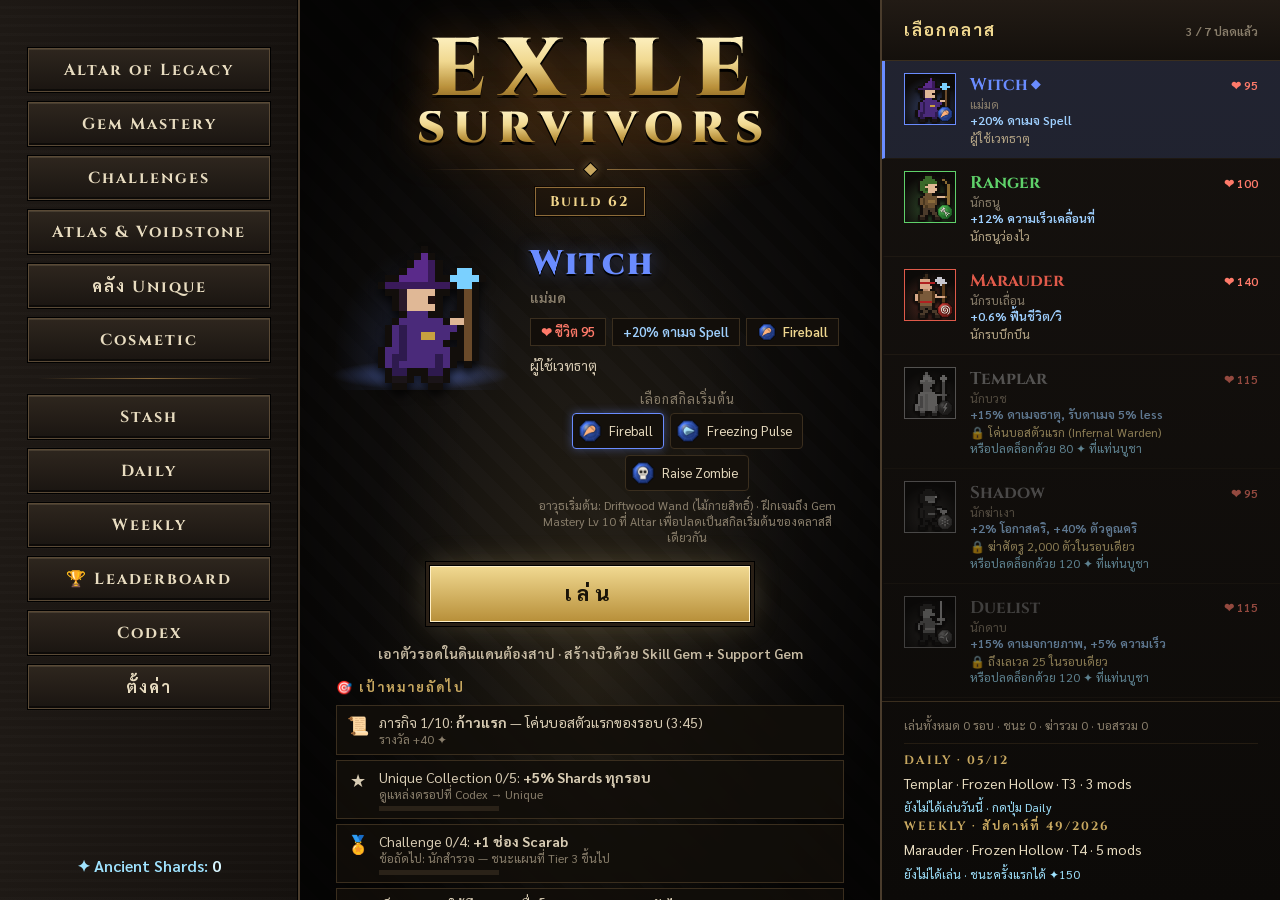
<file: index.html>
<!doctype html>
<html lang="th">
<head>
<meta charset="utf-8">
<meta name="viewport" content="width=device-width, initial-scale=1, maximum-scale=1, user-scalable=no">
<title>Exile Survivors</title>
<link rel="preconnect" href="https://fonts.googleapis.com">
<link href="https://fonts.googleapis.com/css2?family=Cinzel:wght@500;600;700;900&family=Sarabun:wght@400;600;700&family=JetBrains+Mono:wght@400&display=swap" rel="stylesheet">
<link rel="stylesheet" href="css/style.css?v=62">
</head>
<body>
<canvas id="game"></canvas>
<button id="btn-flicker" class="btn flicker-toggle" type="button" aria-pressed="true" hidden>Flicker: เปิด · T</button>

<!-- Title / class select: pillar | stage | roster -->
<div id="menu" class="overlay menu-screen">
  <aside class="menu-pillar">
    <nav class="meta-bar">
      <button id="btn-altar" class="btn pillar-btn">Altar of Legacy</button>
      <button id="btn-gems" class="btn pillar-btn">Gem Mastery</button>
      <button id="btn-chal" class="btn pillar-btn">Challenges</button>
      <button id="btn-atlas" class="btn pillar-btn">Atlas &amp; Voidstone</button>
      <button id="btn-uniques" class="btn pillar-btn">คลัง Unique</button>
      <button id="btn-cosmetic" class="btn pillar-btn">Cosmetic</button>
      <div class="pillar-sep"></div>
      <button id="btn-stash" class="btn pillar-btn">Stash</button>
      <button id="btn-daily" class="btn pillar-btn">Daily</button>
      <button id="btn-weekly" class="btn pillar-btn">Weekly</button>
      <button id="btn-lb" class="btn pillar-btn">🏆 Leaderboard</button>
      <button id="btn-codex" class="btn pillar-btn">Codex</button>
      <button id="btn-settings" class="btn pillar-btn">ตั้งค่า</button>
    </nav>
    <div class="menu-foot"><span id="meta-shards" class="meta-shards"></span></div>
  </aside>
  <main class="menu-stage">
    <div class="menu-art">
      <h1 class="game-title"><span class="game-title-a">EXILE</span> <span class="game-title-b">SURVIVORS</span></h1>
      <div class="menu-art-rule"><span></span><i></i><span></span></div>
      <div id="game-version" class="game-version"></div>
    </div>
    <div id="class-preview" class="class-preview" aria-live="polite"></div>
    <button id="btn-menu-play" class="btn btn-primary menu-play">เล่น</button>
    <div class="title-wrap">
      <div class="subtitle">เอาตัวรอดในดินแดนต้องสาป · สร้างบิวด้วย Skill Gem + Support Gem</div>
      <div id="menu-goals" class="menu-goals"></div>
      <div class="controls-help">
        <b>WASD / ลูกศร</b> เดิน · <b>Space</b> Flame Dash · <b>Q</b> Life Flask · <b>E</b> Quicksilver Flask ·
        <b>V</b> ท่าไม้ตาย Vaal · <b>G</b> ความเร็วเกม · <b>T</b> เปิด/พัก Flicker · <b>U</b> เลือกการ์ดที่เก็บไว้ · <b>I</b> กระเป๋า · <b>C / Tab</b> หน้าสถิติ · <b>Esc</b> หยุดเกม · <b>Z</b> มินิแมพ · <b>M</b> ปิดเสียง · <b>L</b> เปิด/ปิดแสงเงา · <b>F</b> เปิด/ปิดเอฟเฟกต์
      </div>
    </div>
  </main>
  <section class="menu-roster">
    <div class="roster-head"><h2 class="section-title">เลือกคลาส</h2><span class="roster-hint" id="roster-count"></span></div>
    <div id="class-list" class="class-list"></div>
    <div class="roster-foot">
      <div id="best-run" class="best-run"></div>
    </div>
  </section>
</div>

<!-- Map Device / Atlas -->
<div id="mapdev" class="overlay hidden">
  <div class="panel build-panel map-panel">
    <div class="panel-head">
      <h2 class="panel-title">Map Device</h2>
      <div class="panel-sub" id="map-class"></div>
    </div>
    <div class="map-body">
      <div class="map-main">
        <h3 class="altar-h">พื้นที่ <span class="muted">(Tier 1 ฟรี · Tier สูงกว่าจ่ายด้วย Shards)</span></h3>
        <div id="map-biomes" class="map-biomes"></div>
        <div class="map-tier-row">
          <h3 class="altar-h map-tier-h">Tier</h3>
          <div id="map-tiers" class="map-tiers"></div>
        </div>
        <div class="map-row">
          <div class="map-modbox">
            <h3 class="altar-h map-box-h">Map Mods <span class="muted" id="map-mods-n"></span></h3>
            <div id="map-mods"></div>
            <div class="inv-actions map-actions">
              <button id="btn-map-alch" class="btn btn-small">Alchemy: สุ่ม mod (ฟรี)</button>
              <button id="btn-map-chaos" class="btn btn-small">สุ่ม mod ใหม่</button>
              <button id="btn-map-clear" class="btn btn-small btn-dim">ล้าง mod</button>
            </div>
          </div>
          <div class="map-modbox">
            <h3 class="altar-h">Scarab <span class="muted" id="map-scarab-n"></span></h3>
            <div id="map-scarabs" class="map-scarabs"></div>
            <h3 class="altar-h">☠ Corruption <span class="muted" id="map-heat-n"></span></h3>
            <div id="map-heat" class="map-heat"></div>
          </div>
        </div>
        <div class="map-modbox">
          <h3 class="altar-h">พกของจาก Stash <span class="muted" id="map-loadout-n"></span></h3>
          <div id="map-loadout" class="stash-grid small"></div>
        </div>
        <div id="map-atlas" class="altar-life muted"></div>
        <div id="map-atlastree" class="atlas-tree hidden"></div>
      </div>
      <div class="map-side">
        <div id="map-summary" class="map-summary"></div>
        <div class="map-hc">
          <label class="set-row"><input type="checkbox" id="map-hc"> ☠ <b>Hardcore</b></label>
          <div class="muted">ตาย = เสีย Shard และ Jewel ของรอบนั้น และเก็บของเข้า Stash ไม่ได้ · ชนะ = Shard ×1.5 และเก็บของได้ +2 ชิ้น</div>
        </div>
        <div id="map-speed" class="map-speed"></div>
        <button id="btn-map-start" class="btn btn-primary map-start">เปิดแผนที่</button>
        <div class="map-side-actions">
          <button id="btn-map-atlas" class="btn btn-dim">Atlas Tree</button>
          <button id="btn-map-back" class="btn btn-dim">กลับ</button>
        </div>
      </div>
    </div>
  </div>
</div>

<!-- Altar of Legacy: meta-progression -->
<div id="altar" class="overlay hidden">
  <div class="panel build-panel altar-panel">
    <div class="panel-head altar-head">
      <h2 class="panel-title">Altar of Legacy</h2>
      <div class="altar-top"><span id="altar-shards" class="altar-shards"></span><span id="altar-points" class="altar-points"></span><span id="altar-next" class="muted"></span></div>
    </div>
    <div class="panel-sub">Legacy Tree — ใช้ Ancient Shards จัดสรรโหนดถาวร เลือกเส้นทางให้เข้ากับบิว · คืนแต้มฟรีได้ทุกเมื่อ</div>
    <div class="altar-main">
      <div id="tree-wrap" class="tree-wrap"><svg id="tree-svg" viewBox="-700 -660 1400 1320" xmlns="http://www.w3.org/2000/svg"></svg></div>
      <div class="tree-side">
        <div id="tree-info" class="bv-box tree-info"></div>
        <div id="tree-summary" class="bv-box tree-summary"></div>
        <div class="tree-side-actions">
          <button id="btn-altar-back" class="btn">กลับ</button>
          <button id="btn-respec" class="btn btn-dim">คืนแต้มทั้งหมด</button>
        </div>
      </div>
    </div>
    <h3 class="altar-h">ปลดล็อก <span class="muted">(ทำตามเงื่อนไขในเกม หรือซื้อด้วย Shards)</span></h3>
    <div id="altar-unlocks" class="altar-unlocks"></div>
  </div>
</div>

<!-- Progress pages from the main menu: Gem Mastery, Challenges, Atlas, Uniques, Cosmetics -->
<div id="records" class="overlay hidden">
  <div class="panel build-panel records-panel">
    <div class="panel-head">
      <h2 class="panel-title" id="records-title">Gem Mastery</h2>
      <span id="records-shards" class="altar-shards"></span>
    </div>
    <div id="altar-prog" class="altar-prog"></div>
    <div class="levelup-actions"><button id="btn-records-back" class="btn">กลับ</button></div>
  </div>
</div>

<!-- Level up -->
<div id="levelup" class="overlay hidden">
  <div class="panel levelup-panel">
    <div class="levelup-badge" id="levelup-badge"></div>
    <h2 class="panel-title" id="levelup-title">LEVEL UP</h2>
    <div class="panel-sub" id="levelup-sub">เลือก 1 อย่าง</div>
    <div id="cards" class="cards"></div>
    <div class="levelup-actions">
      <button id="btn-reroll" class="btn">Chaos Orb · สุ่มใหม่ (<span id="chaos-count">0</span>) <kbd class="key">R</kbd></button>
      <button id="btn-skip" class="btn btn-dim">ข้าม · ฟื้น 20% ชีวิต</button>
    </div>
  </div>
</div>

<!-- Socket target picker -->
<div id="socket" class="overlay hidden">
  <div class="panel socket-panel">
    <h2 class="panel-title" id="socket-title">ใส่ Support Gem</h2>
    <div class="panel-sub" id="socket-sub"></div>
    <div id="socket-list" class="socket-list"></div>
    <div class="levelup-actions"><button id="btn-socket-back" class="btn btn-dim">ย้อนกลับ</button></div>
  </div>
</div>

<!-- Pause / build view -->
<div id="pause" class="overlay hidden">
  <div class="panel build-panel pause-panel">
    <div class="panel-head">
      <h2 class="panel-title" id="pause-title">หยุดเกม</h2>
      <div class="tabs" role="tablist">
        <label class="tab"><input type="radio" name="bv-tab" id="bv-tab-skills" checked>สกิล &amp; Support</label>
        <label class="tab"><input type="radio" name="bv-tab" id="bv-tab-def">ป้องกัน</label>
        <label class="tab"><input type="radio" name="bv-tab" id="bv-tab-passive">Passive &amp; Mastery</label>
        <label class="tab"><input type="radio" name="bv-tab" id="bv-tab-asc">Ascendancy</label>
      </div>
      <span class="panel-hint">เกมหยุดอยู่ · Esc เล่นต่อ</span>
    </div>
    <div class="bv-cols"><span>สกิล</span><span>Support</span><span>DPS (10 วิ)</span></div>
    <div id="build-view" class="build-view"></div>
    <div class="levelup-actions">
      <button id="btn-resume" class="btn">เล่นต่อ</button>
      <button id="btn-inv" class="btn">กระเป๋า / อุปกรณ์ (I)</button>
      <button id="btn-pause-settings" class="btn btn-dim">ตั้งค่า</button>
      <button id="btn-quit" class="btn btn-dim">ออกไปเมนู</button>
    </div>
  </div>
</div>

<!-- Inventory: tabs are plain radios, the panel switches on :has() -->
<div id="inventory" class="overlay hidden">
  <div class="panel build-panel inv-panel">
    <div class="panel-head">
      <h2 class="panel-title">ตัวละคร &amp; กระเป๋า</h2>
      <div class="tabs" role="tablist">
        <label class="tab"><input type="radio" name="inv-tab" id="inv-tab-gear" checked>อุปกรณ์</label>
        <label class="tab"><input type="radio" name="inv-tab" id="inv-tab-links">ช่อง Support ของสกิล <span class="muted" id="inv-links-n"></span></label>
        <label class="tab"><input type="radio" name="inv-tab" id="inv-tab-craft">คราฟต์</label>
      </div>
      <span class="panel-hint">I / Esc ปิด</span>
    </div>
    <div class="inv-main">
      <div class="inv-left">
        <div id="inv-doll" class="doll"></div>
        <div id="inv-flasks" class="flask-row"></div>
        <div id="inv-quick" class="inv-quick"></div>
      </div>
      <div class="inv-right">
        <div id="inv-detail" class="inv-detail"></div>
        <div id="inv-craft" class="inv-craft"></div>
        <label class="set-row tiers-row"><input type="checkbox" id="inv-tiers"> แสดง Prefix / Suffix และ Tier (Alt)</label>
        <div class="inv-bagbar"><b class="inv-bag-h">กระเป๋า</b> <span id="inv-count" class="muted"></span>
          <span id="inv-filters" class="inv-filters"></span>
          <span class="inv-bag-btns"><button id="btn-inv-sort" class="btn btn-small">จัดเรียง</button><button id="btn-inv-salv-worse" class="btn btn-small btn-dim">♻ ย่อยของที่แย่กว่า</button><button id="btn-inv-salv-all" class="btn btn-small btn-dim">♻ ย่อยทั้งหมด</button></span>
          <span id="inv-msg" class="bad"></span></div>
        <div class="bag-wrap"><div id="inv-grid" class="bag-grid"></div></div>
        <div class="inv-foot"><div id="inv-currency" class="inv-currency"></div><span class="inv-hint">ดับเบิลคลิก หรือลากไปช่องที่มีกรอบเขียวเพื่อสวมใส่</span></div>
      </div>
    </div>
    <div class="inv-links-tab">
      <div class="muted links-help">ทุกสกิลเริ่ม 2 ช่อง · ไม่มีสีหรือ Link บนอุปกรณ์ · Jeweller 3/4/5/6 เพิ่มเป็นจำนวนช่องตามระดับแน่นอน ใช้ข้ามขั้นได้ เช่น 2 → 6 · ระดับสูงดรอปยากกว่า</div>
      <div id="inv-links" class="links-panel"></div>
    </div>
    <div class="levelup-actions"><button id="btn-inv-close" class="btn">เล่นต่อ (I / Esc)</button></div>
  </div>
</div>

<!-- Game over: the panel is one grid; #over-stats joins it with display: contents -->
<div id="gameover" class="overlay hidden">
  <div class="panel build-panel over-panel">
    <h2 class="panel-title" id="over-title">คุณตายแล้ว</h2>
    <div id="over-stash" class="over-stash"></div>
    <div id="over-stats" class="build-view"></div>
    <div class="levelup-actions">
      <button id="btn-retry" class="btn btn-retry">เล่นอีกครั้ง</button>
      <button id="btn-menu" class="btn btn-dim">เมนูหลัก</button>
    </div>
  </div>
</div>

<!-- Victory: leave or stay for the Endgame -->
<div id="victory" class="overlay hidden">
  <div class="panel">
    <h2 class="panel-title win">ชัยชนะ!</h2>
    <div class="panel-sub" id="vic-sub"></div>
    <div id="vic-vault" class="vic-vault"></div>
    <div class="panel-sub bad" id="vic-hint"></div>
    <div class="cards">
      <div class="card" id="btn-vic-leave"><div class="card-name">🏆 ออกจากแผนที่</div><div class="card-desc">จบรอบตอนนี้ รับรางวัลชัยชนะ เก็บของเข้า Stash</div></div>
      <div class="card card-endless" id="btn-vic-endless"><div class="card-name">∞ เข้าสู่ Endgame</div><div class="card-desc">อยู่ต่อไม่มีที่สิ้นสุด มอนสเตอร์แข็งขึ้นเรื่อยๆ · Echo บอสทุก 100 วิ (ดรอป Orb, Unique) · +15 ✦ ต่อนาที +40 ✦ ต่อ Echo · ตายแล้วยังนับว่าชนะ</div></div>
    </div>
  </div>
</div>

<!-- Ritual rewards -->
<div id="ritual" class="overlay hidden">
  <div class="panel">
    <h2 class="panel-title ritual-title">Ritual — แลกรางวัลด้วย Tribute</h2>
    <div class="panel-sub" id="ritual-tribute"></div>
    <div id="ritual-offers" class="cards"></div>
    <div class="levelup-actions"><button id="btn-ritual-close" class="btn">เสร็จสิ้น</button></div>
  </div>
</div>

<!-- Stash -->
<div id="stash" class="overlay hidden">
  <div class="panel build-panel">
    <h2 class="panel-title">Stash</h2>
    <div class="panel-sub" id="stash-sub"></div>
    <div class="inv-main"><div id="stash-grid" class="stash-grid"></div><div id="stash-detail" class="inv-detail"></div></div>
    <div class="levelup-actions"><button id="btn-stash-close" class="btn">กลับ</button></div>
  </div>
</div>

<!-- Codex -->
<div id="codex" class="overlay hidden">
  <div class="panel build-panel codex-panel">
    <h2 class="panel-title">Codex</h2>
    <div class="panel-sub">ข้อมูลทุกอย่างในเกม · สูตรวิวัฒน์ · คอมโบแนะนำ</div>
    <div id="codex-tabs" class="codex-tabs"></div>
    <input id="codex-search" class="codex-search" type="search" placeholder="ค้นหา... (เช่น fire, minion, คำสาป)">
    <div id="codex-body" class="codex-body"></div>
    <div class="levelup-actions"><button id="btn-codex-close" class="btn">กลับ</button></div>
  </div>
</div>

<!-- Settings -->
<div id="settings" class="overlay hidden">
  <div class="panel settings-panel">
    <h2 class="panel-title">ตั้งค่า</h2>
    <div id="settings-body" class="settings-body"></div>
    <div class="levelup-actions"><button id="btn-settings-close" class="btn">กลับ</button></div>
  </div>
</div>

<div id="tip" class="tip hidden"></div>
<div id="tooltip" class="tooltip hidden"></div>

<script src="js/util.js?v=62"></script>
<script src="js/stats-config.js?v=62"></script>
<script src="js/data/skills.js?v=62"></script>
<script src="js/data/supports.js?v=62"></script>
<script src="js/data/passives.js?v=62"></script>
<script src="js/data/runtree.js?v=62"></script>
<script src="js/data/monsters.js?v=62"></script>
<script src="js/data/classes.js?v=62"></script>
<script src="js/data/ascendancy.js?v=62"></script>
<script src="js/data/evolutions.js?v=62"></script>
<script src="js/data/meta.js?v=62"></script>
<script src="js/data/items.js?v=62"></script>
<script src="js/data/maps.js?v=62"></script>
<script src="js/data/endgame.js?v=62"></script>
<script src="js/data/goals.js?v=62"></script>
<script src="js/data/expansion.js?v=62"></script>
<script src="js/data/bows.js?v=62"></script>
<script src="js/data/specialists.js?v=62"></script>
<script src="js/data/buildcraft.js?v=62"></script>
<script src="js/data/archetypes.js?v=62"></script>
<script src="js/data/reactions.js?v=62"></script>
<script src="js/data/sprite_art.js?v=62"></script>
<script src="js/stats.js?v=62"></script>
<script src="js/fx.js?v=62"></script>
<script src="js/combat.js?v=62"></script>
<script src="js/skills.js?v=62"></script>
<script src="js/enemies.js?v=62"></script>
<script src="js/player.js?v=62"></script>
<script src="js/settings.js?v=62"></script>
<script src="js/meta.js?v=62"></script>
<script src="js/items.js?v=62"></script>
<script src="js/breach.js?v=62"></script>
<script src="js/lighting.js?v=62"></script>
<script src="js/world.js?v=62"></script>
<script src="js/icons.js?v=62"></script>
<script src="js/sprites.js?v=62"></script>
<script src="js/render.js?v=62"></script>
<script src="js/ui.js?v=62"></script>
<script src="js/compare.js?v=62"></script>
<script src="js/leagues.js?v=62"></script>
<script src="js/stash.js?v=62"></script>
<script src="js/progression.js?v=62"></script>
<script src="js/goals.js?v=62"></script>
<script src="js/codex.js?v=62"></script>
<script src="js/expansion-ui.js?v=62"></script>
<script src="js/bows.js?v=62"></script>
<script src="js/specialists.js?v=62"></script>
<script src="js/buildcraft.js?v=62"></script>
<script src="js/reactions.js?v=62"></script>
<script src="js/archetypes.js?v=62"></script>
<script src="js/telemetry.js?v=62"></script>
<script src="js/leaderboard.js?v=62"></script>
<script src="js/game.js?v=62"></script>
</body>
</html>
</file>
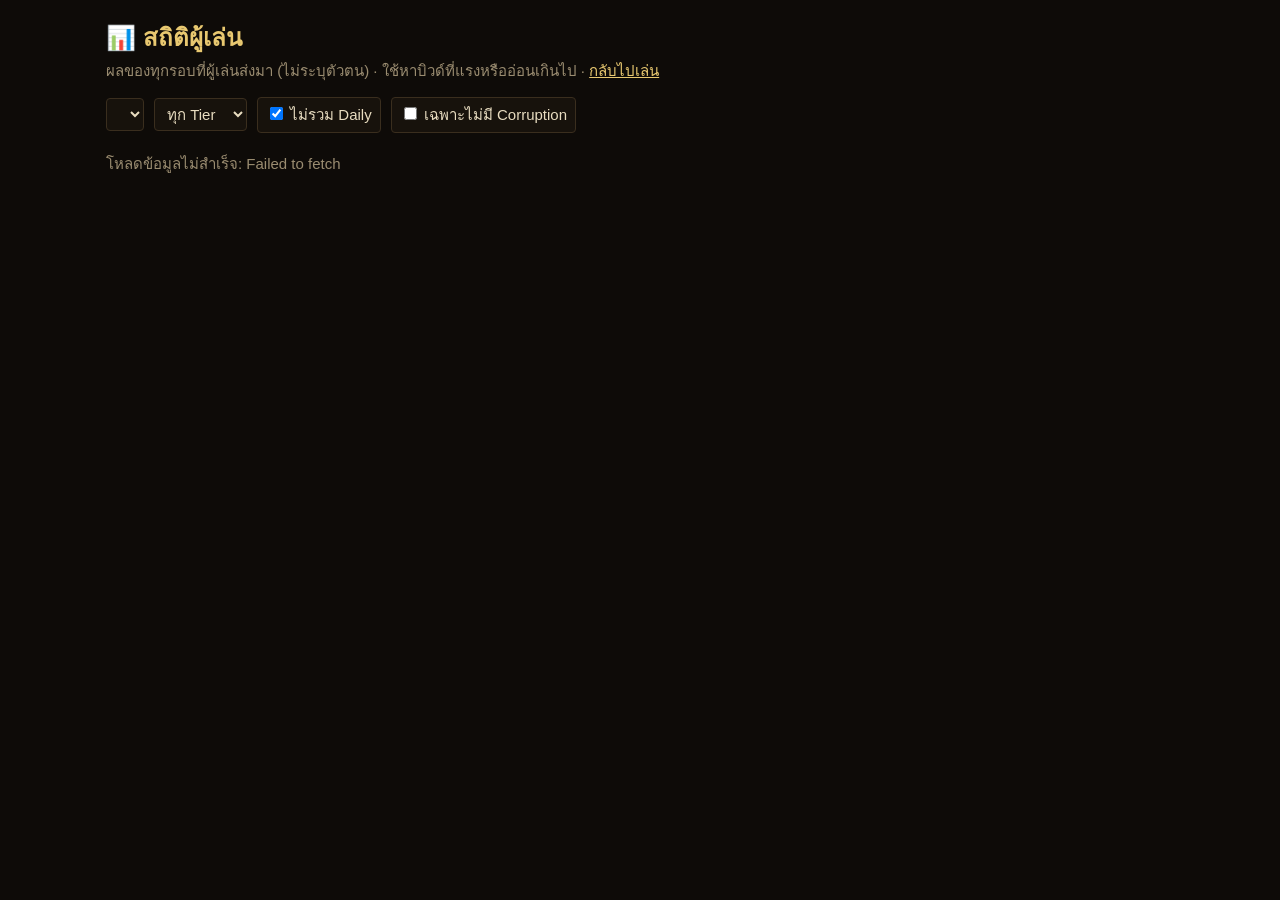
<file: stats.html>
<!doctype html>
<html lang="th">
<head>
<meta charset="utf-8">
<meta name="viewport" content="width=device-width, initial-scale=1">
<title>สถิติผู้เล่น — Exile Survivors</title>
<style>
  :root { --bg: #0e0b08; --panel: #17120c; --line: #3a2e1e; --text: #e8dcc0; --muted: #9a8c70; --gold: #e8c870;
    --good: #e0604a; --bad: #5a9ad8; --ok: #6a8a5a; --bar: #8a6a3a; }
  * { box-sizing: border-box; }
  body { margin: 0; background: var(--bg); color: var(--text); font: 15px/1.5 Sarabun, 'Segoe UI', Tahoma, sans-serif; }
  main { max-width: 1100px; margin: 0 auto; padding: 20px 16px 60px; }
  h1 { color: var(--gold); font-size: 24px; margin: 0 0 4px; }
  h2 { color: var(--gold); font-size: 18px; margin: 28px 0 8px; }
  a { color: var(--gold); }
  .muted { color: var(--muted); }
  .bar-row { display: flex; flex-wrap: wrap; gap: 10px; align-items: center; margin: 14px 0; }
  select, label.chk { background: var(--panel); color: var(--text); border: 1px solid var(--line); border-radius: 4px; padding: 6px 8px; font: inherit; }
  .tiles { display: grid; grid-template-columns: repeat(auto-fit, minmax(150px, 1fr)); gap: 10px; }
  .tile { background: var(--panel); border: 1px solid var(--line); border-radius: 6px; padding: 10px 12px; }
  .tile b { display: block; font-size: 24px; color: var(--gold); font-variant-numeric: tabular-nums; }
  .note { background: var(--panel); border: 1px solid var(--line); border-radius: 6px; padding: 10px 12px; margin-top: 12px; font-size: 14px; }
  .scroll { overflow-x: auto; border: 1px solid var(--line); border-radius: 6px; }
  table { width: 100%; border-collapse: collapse; min-width: 640px; }
  th, td { padding: 6px 10px; text-align: right; border-bottom: 1px solid #241c12; font-variant-numeric: tabular-nums; white-space: nowrap; }
  th { background: var(--panel); color: var(--muted); font-weight: 600; position: sticky; top: 0; }
  td:first-child, th:first-child { text-align: left; }
  tr:last-child td { border-bottom: 0; }
  .prog { display: inline-flex; align-items: center; gap: 6px; }
  .prog i { display: inline-block; height: 8px; background: var(--bar); border-radius: 2px; }
  .chip { display: inline-block; padding: 1px 8px; border-radius: 10px; font-size: 13px; border: 1px solid currentColor; }
  .chip.op { color: var(--good); } .chip.weak { color: var(--bad); } .chip.ok { color: var(--ok); } .chip.few { color: var(--muted); }
  .hist { display: flex; align-items: flex-end; gap: 3px; height: 120px; padding: 8px; background: var(--panel); border: 1px solid var(--line); border-radius: 6px; }
  .hist div { flex: 1; background: var(--bar); border-radius: 2px 2px 0 0; min-height: 1px; position: relative; }
  .hist-x { display: flex; gap: 3px; padding: 0 8px; font-size: 11px; color: var(--muted); }
  .hist-x span { flex: 1; text-align: center; }
  #msg { margin-top: 20px; }
</style>
</head>
<body>
<main>
  <h1>📊 สถิติผู้เล่น</h1>
  <div class="muted">ผลของทุกรอบที่ผู้เล่นส่งมา (ไม่ระบุตัวตน) · ใช้หาบิวด์ที่แรงหรืออ่อนเกินไป · <a href="./">กลับไปเล่น</a></div>

  <div class="bar-row">
    <select id="f-build"></select>
    <select id="f-tier">
      <option value="all">ทุก Tier</option><option value="1">Tier 1</option><option value="2-5">Tier 2–5</option><option value="6-99">Tier 6+</option>
    </select>
    <label class="chk"><input type="checkbox" id="f-daily" checked> ไม่รวม Daily</label>
    <label class="chk"><input type="checkbox" id="f-heat"> เฉพาะไม่มี Corruption</label>
  </div>

  <div id="msg" class="muted">กำลังโหลด…</div>
  <div id="out" hidden>
    <div class="tiles" id="tiles"></div>
    <div class="note">
      <b>คะแนนความคืบหน้า</b> = เวลาที่รอด ÷ 15 นาที (ชนะ = 100%) ใช้แทนอัตราชนะเพราะข้อมูลแม่นกว่าเมื่อจำนวนรอบน้อย ·
      <span class="chip op">แรงเกิน</span> / <span class="chip weak">อ่อนเกิน</span> จะขึ้นเฉพาะเมื่อห่างจากค่าเฉลี่ยของทุกรอบ (<span id="avg"></span>) อย่างชัดเจนทางสถิติ ·
      <span class="chip few">ข้อมูลน้อย</span> = ไม่ถึง 8 รอบ ยังสรุปไม่ได้ · ดูคอลัมน์ "ผู้เล่น" ด้วย ถ้ามาจากคนเดียวอาจเป็นฝีมือคนเล่นมากกว่าบิวด์
    </div>
    <h2>คลาส</h2><div class="scroll" id="t-cls"></div>
    <h2>Ascendancy</h2><div class="scroll" id="t-asc"></div>
    <h2>สกิลหลัก (สกิลที่ทำดาเมจมากสุดของรอบ)</h2><div class="scroll" id="t-skill"></div>
    <h2>Support ที่ใส่ในสกิลหลัก</h2><div class="scroll" id="t-sup"></div>
    <h2>Keystone</h2><div class="scroll" id="t-ks"></div>
    <h2>อาวุธตอนจบรอบ</h2><div class="scroll" id="t-wpn"></div>
    <h2>ตายเพราะอะไรบ่อยที่สุด</h2><div class="scroll" id="t-kill"></div>
    <h2>ตายตอนนาทีที่เท่าไร</h2><div class="hist" id="hist"></div><div class="hist-x" id="hist-x"></div>
  </div>
</main>
<script src="js/stats-config.js"></script>
<script>
'use strict';
const $ = (id) => document.getElementById(id);
const COLS = 'build,player,cls,asc_class,result,time_s,level,tier,heat,daily,killer,main_skill,weapon,skills,keystones';
const RUN_LEN = 900;
const pretty = (id) => String(id || '—').replace(/_/g, ' ').replace(/\b\w/g, (c) => c.toUpperCase());
const pct = (v) => Math.round(v * 100) + '%';
const esc = (s) => String(s).replace(/[&<>"]/g, (c) => ({ '&': '&amp;', '<': '&lt;', '>': '&gt;', '"': '&quot;' }[c]));
let RUNS = [];

async function load() {
  if (!STATS_CONFIG.url || !STATS_CONFIG.key) { $('msg').textContent = 'ยังไม่ได้ตั้งค่าฐานข้อมูล (js/stats-config.js)'; return; }
  const base = STATS_CONFIG.url.replace(/\/$/, '') + '/rest/v1/runs?select=' + COLS + '&order=id.desc';
  const headers = { apikey: STATS_CONFIG.key, Authorization: 'Bearer ' + STATS_CONFIG.key };
  try {
    for (let from = 0; from < 20000; from += 1000) {
      const res = await fetch(base, { headers: Object.assign({ Range: `${from}-${from + 999}` }, headers) });
      if (!res.ok) throw new Error(res.status + ' ' + (await res.text()).slice(0, 120));
      const page = await res.json();
      RUNS = RUNS.concat(page);
      if (page.length < 1000) break;
    }
  } catch (e) { $('msg').textContent = 'โหลดข้อมูลไม่สำเร็จ: ' + e.message; return; }
  const builds = [...new Set(RUNS.map((r) => r.build))].sort((a, b) => b - a);
  $('f-build').innerHTML = `<option value="all">ทุกเวอร์ชัน</option>` + builds.map((b, i) => `<option value="${b}"${i === 0 ? ' selected' : ''}>Build ${b}${i === 0 ? ' (ล่าสุด)' : ''}</option>`).join('');
  for (const id of ['f-build', 'f-tier', 'f-daily', 'f-heat']) $(id).onchange = render;
  render();
}

function filtered() {
  const b = $('f-build').value, t = $('f-tier').value;
  const [t0, t1] = t === 'all' ? [0, 99] : t.includes('-') ? t.split('-').map(Number) : [+t, +t];
  return RUNS.filter((r) => (b === 'all' || r.build === +b) && r.tier >= t0 && r.tier <= t1
    && !($('f-daily').checked && r.daily) && !($('f-heat').checked && r.heat > 0));
}
const progress = (r) => (r.result !== 'dead' ? 1 : Math.min(1, r.time_s / RUN_LEN));

// group runs by key(r) (which may return several keys) and judge each group against the overall mean
function groupTable(runs, key, mean, opts = {}) {
  const g = new Map();
  for (const r of runs) for (const k of [].concat(key(r)).filter(Boolean)) {
    if (!g.has(k)) g.set(k, []);
    g.get(k).push(r);
  }
  const rows = [...g.entries()].map(([k, rs]) => {
    const ps = rs.map(progress), n = ps.length, m = ps.reduce((a, b) => a + b, 0) / n;
    const sd = Math.max(0.15, Math.sqrt(ps.reduce((a, p) => a + (p - m) ** 2, 0) / Math.max(1, n - 1)));
    const se = sd / Math.sqrt(n);
    const verdict = n < 8 ? 'few' : m - 1.96 * se > mean + 0.05 ? 'op' : m + 1.96 * se < mean - 0.05 ? 'weak' : 'ok';
    return { k, n, players: new Set(rs.map((r) => r.player)).size, win: rs.filter((r) => r.result !== 'dead').length / n, m,
      lv: rs.reduce((a, r) => a + r.level, 0) / n, verdict };
  }).sort((a, b) => b.m - a.m || b.n - a.n);
  if (!rows.length) return '<div class="muted" style="padding:10px">ยังไม่มีข้อมูล</div>';
  const label = { op: 'แรงเกิน', weak: 'อ่อนเกิน', ok: 'ปกติ', few: 'ข้อมูลน้อย' };
  return `<table><thead><tr><th>${opts.head || 'ชื่อ'}</th><th>รอบ</th><th>ผู้เล่น</th><th>ชนะ</th><th>คืบหน้าเฉลี่ย</th><th>Lv เฉลี่ย</th><th>ผล</th></tr></thead><tbody>` +
    rows.map((r) => `<tr><td>${esc(opts.name ? opts.name(r.k) : pretty(r.k))}</td><td>${r.n}</td><td>${r.players}</td><td>${pct(r.win)}</td>
      <td><span class="prog"><i style="width:${Math.round(r.m * 90)}px"></i>${pct(r.m)}</span></td><td>${r.lv.toFixed(0)}</td>
      <td><span class="chip ${r.verdict}">${label[r.verdict]}</span></td></tr>`).join('') + '</tbody></table>';
}

function countTable(rows, head) {
  if (!rows.length) return '<div class="muted" style="padding:10px">ยังไม่มีข้อมูล</div>';
  const max = rows[0][1];
  return `<table><thead><tr><th>${head}</th><th>ครั้ง</th><th></th></tr></thead><tbody>` +
    rows.map(([k, n]) => `<tr><td>${esc(k)}</td><td>${n}</td><td style="text-align:left"><span class="prog"><i style="width:${Math.round(n / max * 160)}px"></i></span></td></tr>`).join('') + '</tbody></table>';
}

function render() {
  const runs = filtered();
  $('msg').hidden = runs.length > 0;
  $('out').hidden = runs.length === 0;
  if (!runs.length) { $('msg').textContent = RUNS.length ? 'ไม่มีรอบที่ตรงกับตัวกรองนี้' : 'ยังไม่มีใครส่งสถิติมา — ลองเล่นให้จบสักรอบ'; return; }
  const mean = runs.reduce((a, r) => a + progress(r), 0) / runs.length;
  const wins = runs.filter((r) => r.result !== 'dead').length;
  $('tiles').innerHTML = [['รอบทั้งหมด', runs.length], ['ผู้เล่น', new Set(runs.map((r) => r.player)).size], ['อัตราชนะ', pct(wins / runs.length)],
    ['คืบหน้าเฉลี่ย', pct(mean)], ['รอดเฉลี่ย', Math.round(runs.reduce((a, r) => a + r.time_s, 0) / runs.length / 60) + ' นาที']]
    .map(([t, v]) => `<div class="tile"><span class="muted">${t}</span><b>${v}</b></div>`).join('');
  $('avg').textContent = pct(mean);
  $('t-cls').innerHTML = groupTable(runs, (r) => r.cls, mean, { head: 'คลาส' });
  $('t-asc').innerHTML = groupTable(runs, (r) => r.asc_class, mean, { head: 'Ascendancy' });
  $('t-skill').innerHTML = groupTable(runs, (r) => r.main_skill, mean, { head: 'สกิล' });
  $('t-sup').innerHTML = groupTable(runs, (r) => { const s = (r.skills || []).find((x) => x.id === r.main_skill); return s ? s.sup : []; }, mean, { head: 'Support' });
  $('t-ks').innerHTML = groupTable(runs, (r) => r.keystones || [], mean, { head: 'Keystone' });
  $('t-wpn').innerHTML = groupTable(runs, (r) => r.weapon || 'unarmed', mean, { head: 'อาวุธ' });
  const dead = runs.filter((r) => r.result === 'dead');
  const kc = new Map(); for (const r of dead) kc.set(r.killer || 'ไม่ทราบ', (kc.get(r.killer || 'ไม่ทราบ') || 0) + 1);
  $('t-kill').innerHTML = countTable([...kc.entries()].sort((a, b) => b[1] - a[1]).slice(0, 15), 'สาเหตุ');
  const bins = Array(16).fill(0); for (const r of dead) bins[Math.min(15, Math.floor(r.time_s / 60))]++;
  const top = Math.max(1, ...bins);
  $('hist').innerHTML = bins.map((n, i) => `<div style="height:${n / top * 100}%" title="นาที ${i}${i === 15 ? '+' : ''}: ตาย ${n} ครั้ง"></div>`).join('');
  $('hist-x').innerHTML = bins.map((_, i) => `<span>${i}${i === 15 ? '+' : ''}</span>`).join('');
}
load();
</script>
</body>
</html>
</file>
<file: css/style.css>
/* Forged palette: heavy bronze frames on near-black, gold for headings */
:root {
  --bg: #0b0908;
  --bg-outer: #070605;
  --panel: linear-gradient(#17120e, #0c0a08);
  --panel-head: linear-gradient(#241c15, #140f0b);
  --box: #120e0a;
  --border: #5a4a36;
  --frame-hi: #7a6448;
  --line: #3a2e1e;
  --line-faint: #241c12;
  --gold-line: #8a6a3a;
  --gold: #c8a860;
  --gold-hi: #f0d890;
  --cream: #e8dcc0;
  --text: #d8ccb4;
  --dim: #b8a888;
  --muted: #8a7f6c;
  --edge: #4a3c24;
  --ink: #1a1408;
  --good: #7aff8a;
  --bad: #ff7a6a;
  --warn: #ffd8a0;
  --es: #9fd0ff;
  --shards: #9fe3ff;
  --lvlup: #ffd84a;
  --red: #e0413a;
  --green: #4fd05a;
  --blue: #4a7cff;
  --frame: 0 0 0 1px #000, inset 0 1px 0 var(--frame-hi);
  --rule: linear-gradient(90deg, transparent, var(--gold-line), transparent);
  --rule-left: linear-gradient(90deg, var(--gold-line), transparent);
  --hover-bg: rgba(200, 168, 96, .08);
}
* { box-sizing: border-box; }
html, body { margin: 0; height: 100%; background: var(--bg); color: var(--text); overflow: hidden;
  font-family: 'Sarabun', 'Segoe UI', sans-serif; user-select: none; -webkit-user-select: none; }
canvas#game { display: block; position: fixed; inset: 0; touch-action: none; }
b { font-weight: 700; }

.overlay { position: fixed; inset: 0; display: flex; align-items: center; justify-content: center;
  background: rgba(0, 0, 0, 0.6); z-index: 10; padding: 16px; overflow-y: auto; }
.overlay.hidden, .hidden { display: none !important; }
.win { color: var(--lvlup); }
.dead { color: #d0302a !important; }
kbd, .key { font: 400 11px 'JetBrains Mono', monospace; color: var(--muted); border: 1px solid #3a3020; padding: 0 6px; background: none; }

/* ---------- Panels ---------- */
.panel { background: var(--panel); border: 2px solid var(--border); box-shadow: var(--frame), 0 10px 40px rgba(0,0,0,.7), inset 0 0 60px rgba(0,0,0,.5);
  padding: 18px 20px; max-width: 1100px; width: 100%; max-height: calc(100vh - 32px); overflow-y: auto; margin: auto; }
.panel-title { font: 700 24px 'Cinzel', 'Sarabun', serif; text-align: center; color: var(--gold-hi); margin: 0 0 4px; letter-spacing: 3px; }
.panel-sub { text-align: center; color: var(--muted); margin-bottom: 14px; font-size: 14px; }
.panel-head { display: flex; align-items: center; justify-content: space-between; gap: 12px 18px; flex-wrap: wrap;
  margin: -18px -20px 16px; padding: 12px 20px; background: var(--panel-head); border-bottom: 1px solid var(--line); }
.panel-head .panel-title { margin: 0; text-align: left; }
.panel-head .panel-sub { margin: 0; text-align: left; }
.panel-hint { font-size: 13px; font-weight: 600; color: var(--muted); }

/* tabs: selected = gold plate, others = outlined */
.tabs { display: flex; gap: 2px; flex-wrap: wrap; }
.tab { position: relative; padding: 6px 16px; font-size: 14px; font-weight: 600; color: var(--dim); border: 1px solid var(--edge); cursor: pointer; }
.tab:hover { border-color: var(--gold); background: var(--hover-bg); }
.tab input { position: absolute; opacity: 0; width: 1px; height: 1px; pointer-events: none; }
.tab:has(input:checked) { background: var(--gold); border-color: var(--gold); color: var(--ink); }
.tab:has(input:checked) .muted { color: #3a2c14; }
.tab:has(input:focus-visible) { outline: 1px solid var(--gold-hi); outline-offset: 2px; }

/* ---------- Buttons ---------- */
.btn { font: 600 15px 'Sarabun', sans-serif; color: var(--gold-hi); background: linear-gradient(#3a2c18, #1e160c);
  border: 1px solid var(--gold); box-shadow: 0 0 0 1px #000; padding: 9px 20px; cursor: pointer; }
.btn:hover:not(:disabled) { background: linear-gradient(#4e3a1e, #2a1e10); border-color: var(--gold-hi); box-shadow: 0 0 0 1px #000, 0 0 12px rgba(200, 168, 96, .3); }
.btn:disabled { opacity: .4; cursor: default; }
.btn-dim { color: var(--muted); background: var(--box); border-color: var(--edge); }
.btn-dim:hover:not(:disabled) { color: var(--dim); background: #1a140e; border-color: var(--gold); }
.btn-primary { font: 900 20px 'Cinzel', 'Sarabun', serif; letter-spacing: 3px; color: var(--ink); background: linear-gradient(var(--gold-hi), #b8903a);
  border-color: #fff0c8; box-shadow: 0 0 0 1px #000, 0 0 24px rgba(240, 216, 144, .25); padding: 14px 24px; }
.btn-primary:hover:not(:disabled) { background: linear-gradient(#fff0b0, #c8a048); border-color: #fff; box-shadow: 0 0 0 1px #000, 0 0 30px rgba(240, 216, 144, .4); }
.btn-small { font-size: 12px; padding: 4px 10px; margin-left: 6px; }
.btn.sel { background: var(--gold); border-color: var(--gold); color: var(--ink); outline: none !important; }
.map-biome.sel, .tier-btn.sel { outline: none !important; }
.btn-danger { background: #6a1a14 !important; border-color: #c03a2a !important; color: #ffd8d0 !important; }
.levelup-actions { display: flex; gap: 12px; justify-content: center; margin-top: 18px; flex-wrap: wrap; }

/* ---------- Main menu: pillar | stage | roster ---------- */
#menu.menu-screen { display: grid; grid-template-columns: 300px minmax(0, 1fr) 400px; padding: 0; align-items: stretch; justify-content: stretch; background: #0a0807; overflow: hidden; }
.menu-pillar { position: relative; display: flex; flex-direction: column; gap: 10px; padding: 48px 28px 24px; overflow-y: auto;
  background: repeating-linear-gradient(0deg, rgba(255,255,255,.012) 0 3px, transparent 3px 9px), linear-gradient(90deg, #1e1915, #15110e);
  border-right: 2px solid #4a3c2c; box-shadow: inset -1px 0 0 #000, 2px 0 0 #000; }
.meta-bar { display: flex; flex-direction: column; gap: 10px; }
.pillar-btn { height: 44px; font: 700 16px 'Cinzel', 'Sarabun', serif; letter-spacing: 2px; color: var(--cream);
  background: linear-gradient(#2e261e, #1a1511); border: 1px solid var(--border);
  box-shadow: 0 0 0 1px #000, inset 0 1px 0 rgba(255,230,180,.12), inset 0 -2px 0 rgba(0,0,0,.5); }
.pillar-btn:hover:not(:disabled) { color: var(--gold-hi); background: linear-gradient(#3a3024, #211a14); border-color: var(--gold);
  box-shadow: 0 0 0 1px #000, inset 0 1px 0 rgba(255,230,180,.18), inset 0 -2px 0 rgba(0,0,0,.5); }
.pillar-sep { height: 1px; margin: 6px 10px; background: var(--rule); }
.menu-foot { margin-top: auto; padding-top: 18px; display: flex; flex-direction: column; align-items: center; gap: 6px; text-align: center; }
/* build badge sits right under the logo so it is seen at a glance */
.game-version { display: inline-block; margin-top: 1.4vh; padding: 4px 14px; font: 700 14px 'Cinzel', 'Sarabun', serif; letter-spacing: 2px;
  color: var(--gold-hi); background: var(--box); border: 1px solid var(--gold-line); box-shadow: 0 0 0 1px #000; }
.game-version:empty { display: none; }
.meta-shards, .altar-shards { color: var(--shards); font-weight: 600; }
.meta-shards b, .altar-shards b { color: #d8f6ff; }
.menu-stage { position: relative; display: flex; flex-direction: column; align-items: center; justify-content: space-between; gap: 2.4vh; padding: 3.5vh 36px 3vh; overflow-y: auto;
  background: radial-gradient(ellipse at 50% 75%, rgba(200,168,96,.12), transparent 55%), repeating-linear-gradient(45deg, #131110 0 14px, #100e0c 14px 28px); }
.menu-stage::before { content: ''; position: absolute; inset: 0; pointer-events: none; background: radial-gradient(ellipse at 50% 50%, transparent 30%, rgba(0,0,0,.75) 85%); }
/* key art: the title as a large engraved wordmark with the build plate under it */
.menu-art { position: relative; display: flex; flex-direction: column; align-items: center; text-align: center; }
.menu-art::before { content: ''; position: absolute; left: 50%; top: 52%; width: 120%; height: 160%; transform: translate(-50%, -50%); pointer-events: none;
  background: radial-gradient(ellipse at center, rgba(255, 150, 40, .12), transparent 62%); }
.game-title { position: relative; margin: 0; display: flex; flex-direction: column; align-items: center; line-height: .95; font-family: 'Cinzel', serif; font-weight: 900; }
.game-title-a, .game-title-b { color: transparent; background: linear-gradient(#fff4c8 0%, var(--gold-hi) 38%, #b8903a 72%, #6a4a1a 100%); -webkit-background-clip: text; background-clip: text;
  filter: drop-shadow(0 3px 0 #000) drop-shadow(0 0 22px rgba(255, 150, 40, .3)); }
.game-title-a { font-size: clamp(44px, min(6.4vw, 10vh), 100px); letter-spacing: .18em; padding-left: .18em; }
.game-title-b { font-size: clamp(24px, min(3.4vw, 5.3vh), 52px); letter-spacing: .2em; padding-left: .2em; }
.menu-art-rule { position: relative; display: flex; align-items: center; gap: 12px; width: min(440px, 90%); margin-top: 1.6vh; }
.menu-art-rule span { flex: 1; height: 1px; background: linear-gradient(90deg, transparent, var(--gold-line)); }
.menu-art-rule span:last-child { background: linear-gradient(90deg, var(--gold-line), transparent); }
.menu-art-rule i { width: 9px; height: 9px; transform: rotate(45deg); background: var(--gold); box-shadow: 0 0 0 1px #000, 0 0 10px rgba(240, 216, 144, .5); }
/* class preview: the hovered / focused roster class, large in the centre */
.class-preview { --cc: var(--gold); position: relative; display: grid; grid-template-columns: 170px minmax(0, 1fr); column-gap: 24px; row-gap: 4px; align-items: start;
  grid-template-areas: "stage name" "stage th" "stage stats" "stage desc" "stage lock"; width: min(640px, 100%); }
.class-preview:empty { display: none; }
.cp-stage { grid-area: stage; position: relative; height: min(170px, 17vh); display: flex; align-items: flex-end; justify-content: center; }
.cp-stage::before { content: ''; position: absolute; left: 50%; bottom: 0; width: 180px; height: 30px; transform: translateX(-50%); border-radius: 50%;
  background: radial-gradient(ellipse, color-mix(in srgb, var(--cc) 50%, transparent), transparent 70%); }
.cp-stage::after { content: ''; position: absolute; inset: 0 -10px; pointer-events: none; background: radial-gradient(ellipse at 50% 80%, color-mix(in srgb, var(--cc) 18%, transparent), transparent 65%); }
.cp-sprite { position: relative; z-index: 1; height: min(160px, 16vh); image-rendering: pixelated; filter: drop-shadow(0 6px 4px rgba(0,0,0,.7)); }
.cp-name { grid-area: name; margin-top: 1vh; font: 900 34px/1.1 'Cinzel', serif; letter-spacing: 2px; color: var(--cc); text-shadow: 0 2px 0 #000, 0 0 18px color-mix(in srgb, var(--cc) 35%, transparent); }
.cp-th { grid-area: th; font-size: 14px; font-weight: 600; color: var(--muted); }
.cp-stats { grid-area: stats; display: flex; flex-wrap: wrap; gap: 6px; margin-top: 8px; }
.cp-stats > span { display: inline-flex; align-items: center; gap: 6px; padding: 3px 10px; font-size: 13px; font-weight: 600; background: var(--box); border: 1px solid var(--line); }
.cp-life { color: var(--bad); }
.cp-bonus { color: var(--es); }
.cp-skill { color: var(--gold-hi); }
.cp-skill-ico { width: 20px; height: 20px; }
.cp-desc { grid-area: desc; margin-top: 6px; font-size: 14px; color: var(--text); }
.cp-lock { grid-area: lock; margin-top: 8px; padding: 8px 10px; font-size: 13px; line-height: 1.5; color: var(--gold-hi); border: 1px solid #5a4020; background: rgba(40, 30, 8, .6); }
.cp-lock span { color: var(--shards); }
.class-preview.locked .cp-sprite { filter: grayscale(1) brightness(.6) drop-shadow(0 6px 4px rgba(0,0,0,.7)); }
.class-preview.locked .cp-name { filter: grayscale(.8) brightness(.8); }
.class-card:focus-visible, .class-card.picked:focus-visible { outline: 1px solid var(--gold-hi) !important; outline-offset: -2px; }
@media (max-height: 820px) and (min-width: 861px) {
  .subtitle { display: none; }
  .controls-help { margin-top: 8px; line-height: 1.6; font-size: 12px; }
  .goal { padding: 5px 10px; margin-bottom: 4px; font-size: 13px; }
  .cp-desc { display: none; }
}
.title-wrap { position: relative; max-width: 640px; width: 100%; text-align: center; }
.subtitle { color: #c8bca4; font-size: 14px; font-weight: 600; margin-bottom: 16px; }
.controls-help { margin-top: 16px; color: var(--muted); font-size: 12.5px; line-height: 1.8; }
.controls-help b { color: var(--cream); }
.menu-roster { display: flex; flex-direction: column; min-height: 0; background: linear-gradient(#16120f, #0c0a08); border-left: 2px solid #4a3c2c; box-shadow: -2px 0 0 #000; }
.roster-head { display: flex; justify-content: space-between; align-items: baseline; gap: 10px; padding: 18px 22px; border-bottom: 1px solid var(--line); background: linear-gradient(#221b15, #14100c); }
.section-title { font: 700 17px 'Cinzel', 'Sarabun', serif; color: var(--gold-hi); letter-spacing: 2px; margin: 0; }
.roster-hint { font-size: 12px; font-weight: 600; color: var(--muted); }
.class-list { flex: 1; min-height: 0; overflow-y: auto; display: flex; flex-direction: column; }
.class-card { position: relative; display: grid; grid-template-columns: 52px minmax(0, 1fr) auto; column-gap: 14px; align-items: center;
  grid-template-areas: "pic name life" "pic th best" "pic bonus bonus" "pic desc desc";
  padding: 12px 22px 12px 19px; border-bottom: 1px solid #1e1812; border-left: 3px solid transparent; cursor: pointer; transition: background .12s, border-color .12s; }
.class-card:hover { background: color-mix(in srgb, var(--cc) 6%, transparent); }
/* the picked class: coloured edge and tint (selection is a click; Play starts it) */
.class-card.picked { border-left-color: var(--cc); background: color-mix(in srgb, var(--cc) 14%, transparent); outline: none !important; }
.class-card.picked .class-name::after { content: ' ◆'; font-size: 12px; vertical-align: 2px; }
.class-portrait { grid-area: pic; align-self: start; position: relative; width: 52px; height: 52px; display: flex; justify-content: center; align-items: flex-end; overflow: hidden;
  border: 1px solid var(--cc); background: radial-gradient(circle at 50% 70%, color-mix(in srgb, var(--cc) 35%, transparent), #0c0a08 75%); }
.class-sprite { height: 48px; image-rendering: pixelated; filter: drop-shadow(0 2px 1px rgba(0,0,0,.6)); }
.class-skill { position: absolute; right: 1px; bottom: 1px; width: 18px; height: 18px; }
.class-name { grid-area: name; font: 700 17px 'Cinzel', serif; color: var(--cc); }
.class-th { grid-area: th; font-size: 12px; color: var(--muted); }
.class-desc { grid-area: desc; font-size: 12px; color: var(--dim); margin-top: 2px; display: -webkit-box; -webkit-line-clamp: 2; -webkit-box-orient: vertical; overflow: hidden; }
.class-bonus { grid-area: bonus; font-size: 12px; font-weight: 600; color: var(--es); }
.class-life { grid-area: life; justify-self: end; font-size: 12px; font-weight: 600; color: var(--bad); }
.class-card.locked { opacity: .55; }
.class-card.locked .class-portrait, .class-card.locked .class-name { filter: grayscale(1) brightness(.7); }
.class-card.locked .class-desc { display: none; }
.class-lock { grid-area: desc; margin-top: 2px; font-size: 12px; color: var(--gold-hi); line-height: 1.35; }
.class-lock span { color: var(--shards); }
.class-best { grid-area: best; justify-self: end; font-size: 12px; font-weight: 600; color: var(--gold-hi); white-space: nowrap; }
.menu-play { position: relative; width: min(320px, 100%); padding: 12px 0; font-size: 21px; letter-spacing: 6px;
  box-shadow: 0 0 0 1px #000, 0 0 0 4px #2a2016, 0 0 0 5px #000, 0 0 30px rgba(240, 216, 144, .25); }
.menu-play .play-cls { display: none; }
.menu-play.locked { font-size: 16px; letter-spacing: 2px; color: var(--gold-hi); background: linear-gradient(#3a2c18, #1e160c); border-color: var(--gold); }
.best-line { margin-bottom: 8px; }
.life-line { margin-bottom: 8px; padding-bottom: 8px; font-size: 12px; color: var(--muted); border-bottom: 1px solid var(--line-faint); }
.daily-box { display: flex; flex-direction: column; gap: 4px; }
.daily-h { font: 700 12px 'Cinzel', 'Sarabun', serif; color: var(--gold); letter-spacing: 2px; }
.daily-run { font-size: 14px; color: var(--cream); }
.daily-best { font-size: 12px; color: var(--shards); }
.roster-foot { padding: 14px 22px 16px; border-top: 1px solid var(--line); display: flex; flex-direction: column; gap: 6px; }
.roster-foot-h { font: 700 12px 'Cinzel', 'Sarabun', serif; color: var(--gold); letter-spacing: 2px; }
.best-run { color: var(--cream); font-size: 13px; line-height: 1.6; }
.best-run b { color: var(--gold-hi); }
.menu-goals { margin: 0 auto; max-width: 560px; text-align: left; }
.goals-h { font: 700 13px 'Cinzel', 'Sarabun', serif; color: var(--gold); letter-spacing: 2px; margin-bottom: 8px; }
.goal { display: flex; gap: 10px; align-items: flex-start; background: rgba(18, 14, 10, .88); border: 1px solid var(--line); padding: 7px 10px; margin-bottom: 5px; font-size: 14px; }
.goal.link { cursor: pointer; } .goal.link:hover { border-color: var(--gold); background: #1a140e; }
.goal-ico { font-size: 18px; width: 22px; text-align: center; }
.goal-body { flex: 1; min-width: 0; }
.goal-bar { width: 100%; margin-top: 4px; }
@media (max-width: 1100px) {
  #menu.menu-screen { grid-template-columns: 240px minmax(0, 1fr) 340px; }
  .menu-pillar { padding: 32px 18px 18px; }
  .pillar-btn { font-size: 14px; letter-spacing: 1px; }
}
@media (max-width: 860px) {
  #menu.menu-screen { display: flex; flex-direction: column; overflow-y: auto; }
  .menu-pillar { flex: none; padding: 18px 16px 14px; border-right: 0; border-bottom: 2px solid #4a3c2c; box-shadow: 0 2px 0 #000; overflow: visible; }
  .menu-stage { display: contents; }
  .class-preview { display: none; }
  .menu-play { order: 3; position: sticky; bottom: 12px; z-index: 2; display: block; width: calc(100% - 32px); margin: 12px 16px; font-size: 18px; letter-spacing: 2px; }
  .menu-play .play-cls { display: inline; }
  .pillar-sep { display: none; }
  .menu-stage::before { display: none; }
  .menu-art { order: 0; padding: 26px 16px 18px; background: radial-gradient(ellipse at 50% 60%, rgba(255,150,40,.1), transparent 70%), linear-gradient(#15110e, #0e0b09); }
  .game-title-a { font-size: 48px; }
  .game-title-b { font-size: 26px; }
  .menu-art-rule { margin-top: 12px; }
  .game-version { margin-top: 12px; }
  .menu-pillar { order: 1; }
  .title-wrap { order: 4; padding: 24px 16px; }
  .meta-bar { flex-direction: row; flex-wrap: wrap; gap: 6px; }
  .pillar-btn { flex: 1 1 30%; height: 44px; font-size: 14px; letter-spacing: 1px; padding: 0 8px; }
  .menu-foot { flex-direction: row; justify-content: center; gap: 14px; padding-top: 10px; }
  .menu-roster { order: 2; flex: none; border-left: 0; box-shadow: none; }
  .class-list { overflow: visible; }
}

/* ---------- Level up: forged cards ---------- */
#levelup { background: rgba(0, 0, 0, .6); }
.levelup-panel { max-width: 1240px; background: none; border: 0; box-shadow: none; }
#levelup .panel-title { font: 900 44px 'Cinzel', 'Sarabun', serif; letter-spacing: 4px; color: var(--lvlup); text-shadow: 0 0 24px rgba(255, 200, 80, .35); margin-bottom: 4px; }
#levelup .panel-sub { font-size: 14px; color: #9a8d74; margin-bottom: 22px; }
#levelup.ms .panel-title { color: var(--lvlup); }
.levelup-badge { text-align: center; font-size: 13px; font-weight: 700; letter-spacing: 4px; color: var(--lvlup); margin-bottom: 4px; }
.levelup-badge:empty { display: none; }
.cards { display: grid; grid-template-columns: repeat(auto-fit, minmax(220px, 1fr)); gap: 12px; }
.card { --kc: var(--gold); position: relative; background: linear-gradient(#1c150f, #0e0b08); border: 1px solid var(--edge); box-shadow: 0 0 0 1px #000; padding: 12px; cursor: pointer;
  transition: transform .1s, border-color .1s, box-shadow .1s; min-height: 150px; }
.card:hover { transform: translateY(-3px); border-color: var(--gold); box-shadow: 0 0 0 1px #000, 0 0 16px rgba(200, 168, 96, .3); }
.card-key { position: absolute; top: 9px; right: 12px; font: 400 11px 'JetBrains Mono', monospace; color: var(--muted); border: 1px solid #3a3020; padding: 0 6px; }
.card-head { display: flex; align-items: center; gap: 10px; margin-bottom: 8px; padding-right: 14px; }
.card-name { font: 700 15px 'Cinzel', 'Sarabun', serif; color: var(--gold-hi); line-height: 1.2; }
.card-name small { font-family: 'Sarabun'; color: var(--muted); font-weight: 400; }
.card-th { font-size: 12px; color: var(--muted); }
.card-desc { font-size: 13.5px; line-height: 1.55; color: var(--text); }
.card-desc b { color: #9aff9a; }
.card-note { font-size: 12px; color: #9ab0d0; margin-top: 8px; }
.badge { margin-left: auto; font-size: 11px; font-weight: 700; padding: 2px 6px; border: 1px solid var(--border); color: var(--gold); white-space: nowrap; letter-spacing: 1px; }
.badge-new { color: var(--good); border-color: #3a7a3a; }
.badge-key { color: #ff9a5a; border-color: #8a4a2a; }
.card-skill { --kc: #7aff8a; border-left: 3px solid #7aff8a; }
.card-level { --kc: var(--gold); border-left: 3px solid var(--gold); }
.card-support { --kc: #9ab0ff; border-left: 3px solid #9ab0ff; }
.card-passive { --kc: var(--dim); border-left: 3px solid var(--dim); }
.card-keystone { --kc: #ff8a3a; border-left: 3px solid #ff8a3a; background: linear-gradient(#261810, #140d08); }
.card-currency { --kc: #c0a0ff; border-left: 3px solid #c0a0ff; }
.card .clamp { display: -webkit-box; -webkit-line-clamp: 3; -webkit-box-orient: vertical; overflow: hidden; }
.card-star { display: inline-block; margin: 4px 0 2px; padding: 2px 6px; font-size: 12px; font-weight: 700; color: var(--ink); background: var(--lvlup); }
.card-ms { border: 1px solid #c8a040 !important; box-shadow: 0 0 14px rgba(255,200,80,.25), inset 0 0 20px rgba(255,200,80,.08); }
.card.disabled { opacity: .45; pointer-events: none; }
/* level-up cards: type strip, big centred gem, gold rule, star bar at the foot */
#cards { grid-template-columns: repeat(auto-fit, minmax(240px, 1fr)); gap: 16px; }
#cards .card { display: flex; flex-direction: column; min-height: 340px; padding: 36px 0 0; border: 2px solid var(--kc);
  box-shadow: 0 0 0 1px #000, inset 0 1px 0 #6a5436; text-align: center; }
#cards .card::before { content: ''; position: absolute; left: 0; right: 0; top: 0; height: 36px; border-bottom: 1px solid var(--line);
  background: linear-gradient(color-mix(in srgb, var(--kc) 14%, #241c15), #140f0b); }
#cards .card:hover { border-color: var(--kc); box-shadow: 0 0 0 1px #000, inset 0 1px 0 #6a5436, 0 0 22px color-mix(in srgb, var(--kc) 35%, transparent); }
#cards .card-keystone, #cards .card-ms, #cards .card-evolve, #cards .card-awaken, #cards .card-asc, #cards .card-mastery { box-shadow: 0 0 0 1px #000, inset 0 1px 0 #6a5436, 0 0 24px color-mix(in srgb, var(--kc) 30%, transparent); }
#cards .card-ms { border: 2px solid var(--kc) !important; }
#cards .card-key { top: 9px; right: 14px; z-index: 1; }
#cards .card-head { position: static; flex-direction: column; justify-content: flex-start; gap: 10px; margin: 0; padding: 22px 16px 10px; }
#cards .card-head::after { content: ''; align-self: stretch; height: 1px; margin: 6px 10px 0; background: var(--rule); }
#cards .badge { position: absolute; top: 10px; left: 14px; z-index: 1; margin: 0; padding: 0; border: 0; background: none; color: var(--kc); font-size: 11px; letter-spacing: 2px; }
/* cards that carry no badge still get their type in the strip */
#cards .card:not(:has(.badge))::after { position: absolute; top: 10px; left: 14px; font-size: 11px; font-weight: 700; letter-spacing: 2px; color: var(--kc); }
#cards .card-skill:not(:has(.badge))::after { content: 'NEW SKILL'; }
#cards .card-level:not(:has(.badge))::after { content: 'LEVEL'; }
#cards .card-support:not(:has(.badge))::after { content: 'SUPPORT'; }
#cards .card-passive:not(:has(.badge))::after { content: 'PASSIVE'; }
#cards .card-keystone:not(:has(.badge))::after { content: 'KEYSTONE'; }
#cards .card-asc:not(:has(.badge))::after { content: 'ASCENDANCY'; }
#cards .card-mastery:not(:has(.badge))::after { content: 'MASTERY'; }
#cards .tags { justify-content: center; padding: 0 16px; margin: 4px 0 0; }
#cards .gem-img { width: 64px; height: 64px; flex-basis: 64px; filter: drop-shadow(0 0 14px color-mix(in srgb, var(--kc) 55%, transparent)) drop-shadow(0 2px 3px #000); }
#cards .node { width: 64px; height: 64px; flex-basis: 64px; font-size: 30px; box-shadow: 0 0 0 2px #2a2014, 0 0 0 3px #000, 0 0 18px color-mix(in srgb, var(--kc) 45%, transparent); }
#cards .card-name { font-size: 19px; }
#cards .card-th { font-size: 12px; }
#cards .card-desc { padding: 8px 18px 14px; font-size: 14px; line-height: 1.55; flex: 1; }
#cards .card-note { padding: 0 18px 12px; margin: 0; }
#cards .card-star { display: block; order: 10; margin: auto 16px 16px; padding: 5px; }
.levelup-actions .key { margin-left: 6px; }
@media (max-width: 760px) {
  #levelup .panel-title { font-size: 30px; }
  #cards .card { min-height: 0; padding-top: 32px; }
  #cards .card::before { height: 32px; }
  #cards .card-head { flex-direction: row; text-align: left; padding: 12px 14px 6px; flex-wrap: wrap; }
  #cards .card-head::after { flex-basis: 100%; margin: 4px 0 0; }
  #cards .gem-img, #cards .node { width: 44px; height: 44px; flex-basis: 44px; font-size: 22px; }
  #cards .card-name { font-size: 16px; }
  #cards .card-desc { text-align: left; padding: 6px 14px 12px; }
}

/* ---------- Gems, nodes, tags ---------- */
.gem { width: 38px; height: 38px; flex: 0 0 38px; display: inline-grid; place-items: center; border-radius: 50%; color: #fff; font-weight: 700; font-size: 18px;
  text-shadow: 0 1px 2px #000; border: 2px solid #2a2014; }
.gem-img { width: 42px; height: 42px; flex: 0 0 42px; display: inline-block; vertical-align: middle; filter: drop-shadow(0 2px 3px rgba(0,0,0,.7)); }
.gem-img.gem-sm { width: 26px; height: 26px; flex-basis: 26px; }
.gem-sm { width: 24px; height: 24px; flex-basis: 24px; font-size: 12px; vertical-align: middle; }
.gem-r { background: radial-gradient(circle at 35% 30%, #ffd0c0, #e0413a 35%, #4a0a08); }
.gem-g { background: radial-gradient(circle at 35% 30%, #d0ffd0, #4fd05a 35%, #0a3a10); }
.gem-b { background: radial-gradient(circle at 35% 30%, #d0e0ff, #4a7cff 35%, #0a1a4a); }
.node { width: 38px; height: 38px; flex: 0 0 38px; display: inline-grid; place-items: center; border-radius: 50%; font-size: 18px;
  border: 2px solid #8a7a5a; background: radial-gradient(circle, #3a3024, #15110c); color: #e8d8a8; }
.node-key { border-color: #ff8a3a; color: #ffb07a; box-shadow: 0 0 10px rgba(255, 138, 58, .4); }
.node-cur { border-color: #c0a0ff; color: #d8c0ff; }
.tags { display: flex; flex-wrap: wrap; gap: 4px; margin-bottom: 8px; }
.tag { font-size: 10.5px; padding: 1px 6px; background: #1a140e; border: 1px solid var(--line); color: var(--dim); }
.tag-fire { color: #ff9a5a; } .tag-cold { color: #8ad8ff; } .tag-lightning { color: #fff07a; } .tag-chaos { color: #c58aff; }
.tag-physical { color: #e0d8c8; } .tag-spell { color: #9ab0ff; } .tag-attack { color: #ffb08a; } .tag-projectile { color: #b8e0a0; }
.tag-aoe { color: #e0c0ff; } .tag-minion { color: #ff8a8a; } .tag-duration { color: #a0d0d0; }

/* ---------- Socket picker ---------- */
.socket-panel { max-width: 720px; }
.socket-list { display: flex; flex-direction: column; gap: 8px; }
.socket-row { display: flex; gap: 12px; align-items: center; padding: 10px; border: 1px solid var(--edge); background: var(--box); cursor: pointer; }
.socket-row:hover:not(.disabled):not(.replace) { border-color: var(--gold); background: #1a140e; }
.socket-row.disabled { opacity: .45; cursor: default; }
.socket-row.replace { cursor: default; border-color: #6a5a2a; }
.socket-info { flex: 1; display: flex; flex-direction: column; gap: 4px; }
.sup-chips { display: flex; flex-wrap: wrap; gap: 4px; align-items: center; }
.chip { font-size: 12px; padding: 2px 8px; border: 1px solid; background: #0e1018; }
.chip-r { color: #ff8a7a; border-color: #6a2a20; background: #180e0c; } .chip-g { color: #8aff8a; border-color: #2a5a2a; background: #0e160e; } .chip-b { color: #9ab0ff; border-color: #2a3a6a; }
.chip-rep { cursor: pointer; } .chip-rep:hover { background: #4a1a10; text-decoration: line-through; }
.chip-off { opacity: .4; text-decoration: line-through; }
.sockets { display: inline-flex; gap: 3px; align-items: center; vertical-align: middle; padding: 3px 5px; background: #0e0b08; border: 1px solid var(--line); }
.sock { width: 11px; height: 11px; border-radius: 50%; border: 1px solid #000; }
.sock.skill-slot { width: 10px; height: 10px; border-radius: 0; transform: rotate(45deg); margin: 0 1px; background: #17120d; border: 1px solid #6a5a3a; }
.sock.skill-slot.filled { background: #d8be82; border-color: #f0dba6; }
.jeweller-actions { display: grid; grid-template-columns: repeat(4, minmax(0, 1fr)); gap: 5px; }
.jeweller-btn { border-color: var(--oc); color: var(--oc); min-height: 40px; min-width: 0; padding: 6px 4px; margin: 0; }
@media (max-width: 699px) { .jeweller-actions { grid-template-columns: repeat(2, minmax(0, 1fr)); } }
.ok { color: var(--good); font-size: 12px; } .warn { color: #ffc84a; font-size: 12px; } .bad { color: #ff6a5a; font-size: 12px; }
.muted { color: var(--muted); font-size: 12px; }

/* ---------- Build view (C / pause): skill table | defence column ---------- */
.pause-panel { max-width: none; width: calc(100vw - 72px); height: calc(100vh - 72px); max-height: none; display: flex; flex-direction: column; }
.pause-panel > .build-view { flex: 1 0 auto; align-content: start; }
.bv-cols { display: grid; grid-template-columns: 260px minmax(0, 1fr) 150px; gap: 14px; width: calc(100% - 358px); padding: 0 12px 6px;
  font-size: 11px; font-weight: 700; color: #6a6050; letter-spacing: 1px; }
.bv-cols span:last-child { text-align: right; }
.build-view { display: grid; grid-template-columns: minmax(0, 1fr) 340px; gap: 18px; align-items: start; }
.bv-skills { display: flex; flex-direction: column; gap: 8px; min-width: 0; }
.bv-skill { display: grid; grid-template-columns: 260px minmax(0, 1fr) 150px; column-gap: 14px; row-gap: 0; align-items: start;
  border: 1px solid var(--line); background: var(--box); padding: 10px 12px; }
.bv-skill > * { grid-column: 2; margin-bottom: 4px; min-width: 0; }
.bv-skill > .bv-head { grid-column: 1; grid-row: 1 / span 9; margin: 0; }
.bv-skill > .bv-dmg { grid-column: 3; grid-row: 1 / span 9; margin: 0; }
.bv-skill.bv-main { border-color: #8a2a20; box-shadow: inset 3px 0 0 #c02828; }
.bv-lv { font-size: 12px; color: var(--muted); }
.chip-empty { width: 22px; height: 22px; border: 1px dashed var(--edge); }
.bv-sockets { font-size: 11.5px; }
.bv-dps { font-size: 16px; color: #f0e0b0; }
/* defence column: resistance bars with the cap marked, six key numbers, keystones */
.res-row { display: grid; grid-template-columns: 64px minmax(0, 1fr) 54px; gap: 10px; align-items: center; margin-bottom: 8px; font-size: 13px; }
.res-n { color: var(--c); }
.res-bar { position: relative; height: 8px; background: #1a1410; }
.res-bar::before { content: ''; position: absolute; left: 0; top: 0; bottom: 0; width: var(--w); background: var(--c); }
.res-bar::after { content: ''; position: absolute; left: var(--cap); top: -2px; bottom: -2px; width: 1px; background: var(--cream); }
.res-row b { text-align: right; }
.res-ok { color: var(--cream); } .res-low { color: var(--bad); }
.bv-statgrid { display: grid; grid-template-columns: 1fr 1fr; gap: 10px 14px; line-height: 1.3; }
.bv-statgrid span { display: block; font-size: 12px; color: var(--muted); }
.bv-statgrid b { font-size: 18px; color: var(--cream); }
.bv-statgrid .st-life { color: var(--bad); } .bv-statgrid .st-es { color: var(--es); }
.bv-key b { display: block; margin-top: 2px; }
.bv-key b + .muted { display: block; line-height: 1.45; margin-bottom: 4px; }
/* sections behind the pause tabs; the run-end screen shows them all */
.bv-sec { grid-column: 1 / -1; display: grid; grid-template-columns: repeat(auto-fill, minmax(320px, 1fr)); gap: 10px; align-items: start; }
#pause .bv-sec { display: none; }
#pause:has(#bv-tab-def:checked) .bv-sec-def, #pause:has(#bv-tab-passive:checked) .bv-sec-passive, #pause:has(#bv-tab-asc:checked) .bv-sec-asc { display: grid; }
#pause:has(#bv-tab-def:checked, #bv-tab-passive:checked, #bv-tab-asc:checked) :is(.bv-skills, .bv-side, .bv-cols) { display: none; }
#over-stats > .bv-sec { order: 6; grid-column: 1 / -1; }
.bv-head { display: flex; gap: 10px; align-items: center; }
.bv-head .gem-img { width: 38px; height: 38px; flex-basis: 38px; }
.bv-head .card-name small { display: block; font-size: 12px; margin-top: 1px; }
.bv-head .tags { margin: 4px 0 0; }
.bv-stats { font-size: 12.5px; color: #c8bca0; }
.bv-dmg { font-size: 12px; color: var(--muted); display: flex; flex-direction: column; align-items: flex-end; gap: 4px; text-align: right; line-height: 1.45; }
.bv-dmg b { font-size: 16px; color: #f0e0b0; }
.bar { width: 120px; height: 5px; background: #2a2218; } .bar div { height: 100%; background: var(--gold); }
.bv-side { display: flex; flex-direction: column; gap: 10px; min-width: 0; }
.bv-box { border: 1px solid var(--line); background: var(--box); padding: 14px; font-size: 13px; line-height: 1.75; }
.bv-key { border-color: #6a3a1a; }
.bv-key .bv-title { color: #ff9a5a; }
.bv-key b { color: var(--gold-hi); font-weight: 400; font-size: 14px; }
.bv-title { font: 700 13px 'Cinzel', 'Sarabun', serif; color: var(--gold); letter-spacing: 2px; margin-bottom: 8px; }
.over-summary { grid-column: 1 / -1; text-align: center; font-size: 15px; color: #b89a90; margin-bottom: 6px; }
.over-summary b { color: var(--gold-hi); }
.gem-vaal { filter: drop-shadow(0 0 4px #ff2a2a) saturate(1.3) hue-rotate(-12deg); }
.bv-vaal { color: #ff7a6a; font-size: 13px; }
.evo-hint { color: #ff8a7a; }
.bv-asc { border-color: var(--cc); }
.bv-asc .bv-title { color: var(--cc); }
.rp-row { margin: 6px 0; }
.rp-row .rp-bar { width: 100%; margin: 3px 0; }
.rp-row .rp-bar div { background: var(--cc); }
@media (max-width: 1100px) {
  .bv-cols { display: none; }
  .bv-skill { grid-template-columns: 200px minmax(0, 1fr); }
  .bv-skill > .bv-dmg { grid-column: 1 / -1; grid-row: auto; align-items: flex-start; text-align: left; margin-top: 6px; }
}
@media (max-width: 760px) {
  .pause-panel { width: 100%; height: auto; max-height: calc(100vh - 32px); }
  .build-view { grid-template-columns: 1fr; }
  .bv-skill { grid-template-columns: 1fr; }
  .bv-skill > *, .bv-skill > .bv-head { grid-column: 1; grid-row: auto; }
  .panel { padding: 14px 12px; }
  .panel-head { margin: -14px -12px 14px; padding: 10px 12px; }
  .panel-title { font-size: 21px; }
}

/* ---------- Ascendancy / evolve / awaken cards ---------- */
.card-evolve { --kc: #c02828; border-color: #c02828; background: linear-gradient(rgba(90,10,10,.55), rgba(20,8,8,.92)); box-shadow: 0 0 18px rgba(220,40,40,.35); }
.card-evolve .card-name { color: #ff6a5a; }
.badge-vaal { background: #a01818; color: #fff; border-color: #ff5a5a; }
#cards .badge-vaal { color: #ff6a5a; }
.card-awaken { --kc: #e8d070; border-color: #e8d070; box-shadow: 0 0 14px rgba(255,230,140,.25); }
.card-awaken .card-name { color: #fff0a0; }
.badge-awk { background: #6a5a10; color: #fff6c0; border-color: #e8d070; }
#cards .badge-awk { color: #fff0a0; }
.chip-awk { box-shadow: 0 0 0 1px #fff0a0, 0 0 6px rgba(255,240,160,.6); }
.sock-awk { box-shadow: 0 0 0 2px #fff0a0; }
.card-asc { --kc: var(--cc); border-color: var(--cc); box-shadow: 0 0 16px color-mix(in srgb, var(--cc) 35%, transparent); }
.card-asc .card-name { color: var(--cc); }
.card-mastery { --kc: var(--cc); border-left: 3px solid var(--cc); background: linear-gradient(#1c1a24, #100d12); box-shadow: 0 0 14px color-mix(in srgb, var(--cc) 30%, transparent); }
.node-asc { color: var(--cc); border-color: var(--cc); }
.asc-nodes { margin-top: 8px; display: flex; flex-direction: column; gap: 6px; font-size: 13px; text-align: left; }
.asc-node { padding: 5px 7px; background: rgba(255,255,255,.03); border-left: 2px solid rgba(255,255,255,.12); }
.asc-node.asc-first { border-left-color: var(--cc); background: color-mix(in srgb, var(--cc) 12%, transparent); }

/* ---------- Death / run end ---------- */
#gameover { background: radial-gradient(ellipse at 50% 30%, #2a0a08, #0a0505 60%); }
.over-panel { display: grid; grid-template-columns: minmax(0, 1fr) 340px; grid-auto-flow: row dense; gap: 16px; align-items: start;
  max-width: 1160px; background: none; border: 0; box-shadow: none; }
.over-panel > *, #over-stats > * { grid-column: 1 / -1; }
#over-stats { display: contents; }
#over-title { order: 0; font: 900 64px 'Cinzel', 'Sarabun', serif; letter-spacing: 8px; margin: 18px 0 0; text-shadow: 0 0 40px rgba(200,30,20,.5), 0 4px 0 #1a0402; }
#over-title.win { color: var(--lvlup); text-shadow: 0 0 40px rgba(255,200,80,.35), 0 4px 0 #1a1204; }
#over-stats > .over-summary { order: 1; margin: 0 0 6px; }
#over-stats > .death-recap { order: 2; grid-column: 1; margin: 0; max-width: none; }
#over-stash { order: 2; }
.over-panel:has(.death-recap) #over-stash { grid-column: 2; }
#over-stats > .over-meta { order: 4; }
#over-stats > .bv-skills { order: 5; grid-column: 1; }
#over-stats > .bv-side { order: 5; grid-column: 2; }
.over-panel > .levelup-actions { order: 3; margin-top: 4px; }
.over-meta { text-align: center; margin: 0; padding: 12px; border: 1px solid #3a6a80; background: rgba(40,90,120,.15); }
.over-shards { color: var(--shards); font: 700 22px 'Cinzel', serif; }
.over-unlock { color: var(--gold-hi); margin-top: 4px; }
.over-stash { margin: 0; text-align: left; padding: 16px 18px; background: var(--panel); border: 1px solid var(--border); box-shadow: 0 0 0 1px #000; }
.over-stash .stash-grid.small { grid-template-columns: repeat(6, minmax(0, 96px)); gap: 6px; }
.over-stash .stash-grid.small .stash-cell { height: 60px; }
.over-stash .poe-tip { margin-top: 10px; }
.btn-retry { font: 700 16px 'Cinzel', 'Sarabun', serif; padding: 12px 32px; }
.over-panel .levelup-actions .btn-dim { padding: 12px 32px; }
.death-recap { padding: 16px 18px; background: rgba(60,10,10,.35); border: 1px solid #6a2a20; text-align: left; font-size: 14px; line-height: 1.6; }
.death-recap .bv-title { font-size: 14px; color: #ff8a7a; margin-bottom: 10px; }
.dr-bar { display: flex; height: 14px; margin: 0 0 10px; border: 1px solid #3a2a20; }
.dr-bar span { display: block; height: 100%; }
.dr-tip { margin-top: 8px; color: var(--warn); }
.dr-legend { display: flex; flex-wrap: wrap; gap: 4px 16px; font-size: 13px; margin-bottom: 6px; }
/* run summary: cause of death, then five stat plates */
.over-cause { font-size: 15px; color: #b89a90; margin-bottom: 18px; }
.over-cause b { font-weight: 700; }
.over-cause .el-fire { color: #ff9a5a; } .over-cause .el-cold { color: #8ad8ff; } .over-cause .el-lightning { color: #fff07a; } .over-cause .el-chaos { color: #c58aff; } .over-cause .el-physical { color: #e0d8c8; }
.over-stats-row { display: grid; grid-template-columns: repeat(5, minmax(0, 1fr)); gap: 10px; }
.over-stat { padding: 14px; text-align: center; background: linear-gradient(#1a1210, #0d0908); border: 1px solid #5a3a30; box-shadow: 0 0 0 1px #000; }
.over-stat span { display: block; font-size: 12px; color: #8a7068; }
.over-stat b { font: 700 24px 'Cinzel', 'Sarabun', serif; color: var(--cream); }
.over-stat .os-time { color: var(--gold-hi); } .over-stat .os-kills { color: #ff9a6a; } .over-stat .os-boss { color: #ffd84a; } .over-stat .os-dmg { color: #f0e0b0; }
.os-head { display: flex; justify-content: space-between; align-items: baseline; gap: 10px; margin-bottom: 10px; }
.os-head .bv-title { margin: 0; }
.os-picked { margin-top: 10px; font-size: 13px; }
@media (max-width: 760px) { .over-stats-row { grid-template-columns: repeat(2, minmax(0, 1fr)); } .over-stat b { font-size: 20px; } }
@media (max-width: 860px) {
  .over-panel { display: flex; flex-direction: column; align-items: stretch; }
  #over-title { font-size: 38px; letter-spacing: 4px; }
}

/* ---------- Altar of Legacy / Legacy Tree ---------- */
.altar-panel { max-width: 1400px; width: 97vw; }
.altar-head .panel-title { font-size: 26px; }
.altar-top { display: flex; gap: 16px; flex-wrap: wrap; align-items: baseline; font-size: 14px; font-weight: 600; }
.altar-points { color: var(--cream); } .altar-points b { color: #fff; }
.altar-panel > .panel-sub { text-align: left; margin-top: -6px; }
.altar-main { display: grid; grid-template-columns: minmax(0, 1fr) 340px; gap: 16px; align-items: start; }
.tree-wrap { background: radial-gradient(circle at 50% 50%, #1c1610, #070605 70%); border: 1px solid var(--border); box-shadow: 0 0 0 1px #000; overflow: auto; }
#tree-svg { display: block; width: 100%; height: auto; max-height: 78vh; user-select: none; }
#tree-svg .edge { stroke: #2e261a; stroke-width: 5; stroke-linecap: round; }
#tree-svg .edge.reach { stroke: #6a5636; }
#tree-svg .edge.on { stroke: #e8c870; stroke-width: 6; }
#tree-svg .tn { cursor: pointer; }
#tree-svg .tn .hit { fill: transparent; }
#tree-svg .tn .body { fill: #15110c; stroke: #3e3322; stroke-width: 3; transition: fill .15s; }
#tree-svg .tn .outer { fill: none; stroke: #3e3322; stroke-width: 3; }
#tree-svg .tn .ic { text-anchor: middle; fill: #6a5a40; pointer-events: none; }
#tree-svg .tn.avail .body { stroke: var(--c); filter: drop-shadow(0 0 6px var(--c)); animation: tn-pulse 1.6s ease-in-out infinite; }
#tree-svg .tn.avail .ic { fill: var(--c); }
#tree-svg .tn.avail .outer { stroke: var(--c); }
#tree-svg .tn.on .body { fill: var(--c); stroke: #f8ecc8; }
#tree-svg .tn.on .outer { stroke: #f8ecc8; }
#tree-svg .tn.on .ic { fill: #120e0a; }
#tree-svg .tn-start .body { fill: var(--gold); stroke: #fff2c8; }
#tree-svg .tn.sel .body { stroke: #ff8a3a; stroke-width: 5; filter: drop-shadow(0 0 10px #ff8a3a); }
#tree-svg .tn.sel .outer { stroke: #ff8a3a; }
#tree-svg .tn.flash .body { animation: tn-flash .5s ease-out; }
#tree-svg .tl { text-anchor: middle; fill: var(--gold-hi); font: 700 18px Cinzel, serif; letter-spacing: 1px; pointer-events: none; paint-order: stroke; stroke: #000; stroke-width: 4px; }
#tree-svg .tl-n { fill: var(--dim); font: 600 14px Sarabun, sans-serif; letter-spacing: 0; }
@keyframes tn-pulse { 50% { stroke-opacity: .4; } }
@keyframes tn-flash { from { filter: brightness(2.5); } to { filter: none; } }
#tree-svg .tn-jewel .body { stroke-dasharray: 4 3; }
#tree-svg .tn.jw-R .body { fill: #d03040; } #tree-svg .tn.jw-G .body { fill: #30b050; } #tree-svg .tn.jw-B .body { fill: #3a6ae0; }
.tree-side { display: flex; flex-direction: column; gap: 10px; }
.tree-info { min-height: 150px; padding: 16px; background: linear-gradient(#1c1610, #0e0b08); border: 2px solid var(--border); box-shadow: 0 0 0 1px #000; }
.tree-info:has(.tree-desc.ks) { border-color: #ff8a3a; box-shadow: 0 0 0 1px #000, 0 0 20px rgba(255,138,58,.2); }
.tree-info .bv-title { font: 900 20px 'Cinzel', 'Sarabun', serif; letter-spacing: 0; margin-bottom: 6px; }
.tree-info .btn { display: block; width: 100%; margin: 12px 0 0; padding: 10px; font-size: 15px; font-weight: 700; }
.tree-desc { margin: 8px 0 10px; padding-bottom: 10px; color: var(--cream); font-size: 14px; line-height: 1.6; border-bottom: 1px solid transparent; border-image: var(--rule-left) 1; }
.tree-desc.ks { color: var(--gold-hi); }
.tree-summary { max-height: 46vh; overflow-y: auto; font-size: 13px; color: #b8b0a0; }
.ts-key { margin-bottom: 6px; font-weight: 700; } .ts-key span { color: #d8d0c0; font-weight: 400; }
.ts-not { margin-bottom: 4px; }
.ts-small { color: #b8b0a0; }
#tree-svg .tl-branch { text-anchor: middle; font: 700 30px Cinzel, serif; letter-spacing: 4px; pointer-events: none; paint-order: stroke; stroke: #000; stroke-width: 6px; }
.ti-kind { font-size: 11px; font-weight: 700; letter-spacing: 2px; text-transform: uppercase; }
.ti-row { display: flex; justify-content: space-between; gap: 10px; font-size: 13px; line-height: 1.8; }
.ti-row > span:first-child { color: var(--muted); }
.ti-row .bad, .ti-row .ok { font-size: 13px; text-align: right; }
.ti-cost { color: var(--shards); }
.ts-jewel-h { margin-top: 12px; }
.ts-jewels { display: flex; gap: 6px; flex-wrap: wrap; }
.ts-jw { width: 22px; height: 22px; border-radius: 50%; border: 2px dashed var(--edge); opacity: .5; }
.ts-jw.open { opacity: 1; border-color: #f8ecc8; }
.ts-jw.jw-R { background: #d03040; } .ts-jw.jw-G { background: #30b050; } .ts-jw.jw-B { background: #3a6ae0; }
.tree-side-actions { display: grid; grid-template-columns: 1fr 1fr; gap: 8px; }
.tree-side-actions .btn { padding: 9px; font-size: 14px; }
@media (max-width: 860px) {
  .altar-main { grid-template-columns: 1fr; }
  #tree-svg { width: 760px; max-height: none; }
  .tree-wrap { max-height: 64vh; }
}
.altar-h { font: 700 13px 'Cinzel', 'Sarabun', serif; color: var(--gold); letter-spacing: 2px; margin: 16px 0 8px; }
.altar-h .muted { font-family: 'Sarabun', sans-serif; letter-spacing: 0; font-weight: 400; }
.altar-unlocks { display: grid; grid-template-columns: repeat(auto-fill, minmax(280px, 1fr)); gap: 8px; }
.meta-unlock { display: flex; align-items: center; gap: 10px; padding: 8px 10px; border: 1px solid var(--line); background: var(--box); font-size: 14px; }
.meta-unlock.done { opacity: .65; }
.meta-unlock .ul-text { flex: 1; }
.meta-unlock .ul-icon { font-size: 18px; }
.altar-life { margin-top: 12px; text-align: center; font-size: 13px; }
.altar-uniques { display: grid; grid-template-columns: repeat(auto-fill, minmax(200px, 1fr)); gap: 6px; font-size: 13px; }
.altar-uniques .uq { padding: 5px 8px; border: 1px solid var(--line); background: var(--box); }
.altar-uniques .uq.found { border-color: #8a5a2a; color: #e8883a; }
.altar-prog { margin: 0; }
.records-panel { max-width: 1400px; width: 97vw; }
#records .gm-title, #records .gm-shards { display: none; }
#records .gm-view { border: 0; box-shadow: none; background: none; }
#records .gm-head { background: none; border-bottom: 0; padding: 0 0 10px; }
/* Gem Mastery cards (rows of the Altar's progress section) */
.gm-grid { display: grid; grid-template-columns: repeat(auto-fill, minmax(300px, 1fr)); gap: 8px; margin-top: 8px; }
.gm-card { background: var(--box); border: 1px solid var(--line); padding: 10px 12px; font-size: 13px; }
.gm-card:hover { border-color: var(--gold); }
.gm-card > b { font: 700 15px 'Cinzel', 'Sarabun', serif; color: var(--gold-hi); vertical-align: middle; }
.gm-card.fresh { opacity: .7; }
.gm-lv { float: right; font: 700 13px 'Cinzel', serif; color: var(--gold); }
.gm-bar { width: 100%; height: 4px; margin: 8px 0 4px; }
.gm-alts { display: flex; flex-wrap: wrap; gap: 4px; margin: 6px 0 4px; }
.gm-alts .btn-small { margin: 0; }
.gm-lock { font-size: 12px; color: #6a5a40; padding: 4px 8px; border: 1px dashed var(--edge); }
.gm-altdesc { font-size: 12.5px; color: #a8c8ff; margin-bottom: 2px; }
/* Gem Mastery (7a): legend, one row per gem with a milestone track, selected gem on the right */
.gm-c-step { --mc: var(--gold); } .gm-c-anomalous { --mc: #c58aff; } .gm-c-divergent { --mc: #6ad07a; } .gm-c-phantasmal { --mc: #8ad8ff; } .gm-c-head { --mc: var(--lvlup); }
span.gm-c-anomalous, span.gm-c-divergent, span.gm-c-phantasmal { color: var(--mc); }
.gm-view { background: var(--panel); border: 2px solid var(--border); box-shadow: var(--frame); }
.gm-head { display: flex; justify-content: space-between; align-items: center; gap: 12px; padding: 12px 20px; border-bottom: 1px solid var(--line); background: var(--panel-head); }
.gm-title { font: 700 22px 'Cinzel', 'Sarabun', serif; color: var(--gold-hi); letter-spacing: 3px; }
.gm-lead { font-size: 13px; color: var(--muted); }
.gm-shards { font: 700 18px 'Cinzel', 'Sarabun', serif; color: #d8f6ff; white-space: nowrap; }
.gm-legend { display: grid; grid-template-columns: repeat(5, minmax(0, 1fr)); gap: 10px; padding: 14px 20px; border-bottom: 1px solid var(--line); }
.gm-leg { display: flex; gap: 10px; align-items: flex-start; }
.gm-leg-dot { flex: none; min-width: 30px; height: 30px; padding: 0 4px; border-radius: 15px; display: grid; place-items: center; border: 2px solid var(--mc); font: 700 12px 'Cinzel', serif; color: var(--mc); }
.gm-leg b { display: block; font-size: 13px; color: var(--mc); }
.gm-leg span { font-size: 12px; line-height: 1.4; color: var(--muted); }
.gm-body { display: grid; grid-template-columns: minmax(0, 1fr) 380px; }
.gm-list { padding: 14px 20px; display: flex; flex-direction: column; gap: 8px; max-height: 62vh; overflow-y: auto; }
.gm-row { display: grid; grid-template-columns: 220px minmax(0, 1fr) 150px; gap: 18px; align-items: center; padding: 12px 14px; background: var(--box); border: 1px solid var(--line); cursor: pointer; }
.gm-row:hover { border-color: var(--gold); background: #1a140e; }
.gm-row:focus-visible { outline: 1px solid var(--gold-hi); outline-offset: -2px; }
.gm-row.sel { border-color: var(--gold); background: linear-gradient(90deg, rgba(200,168,96,.12), var(--box) 60%); outline: none !important; }
.gm-row.fresh .gm-gem { opacity: .75; }
.gm-gem { display: flex; gap: 10px; align-items: center; min-width: 0; }
.gm-gem .gem-img { width: 36px; height: 36px; flex-basis: 36px; }
.gm-name { font: 700 15px 'Cinzel', 'Sarabun', serif; color: var(--gold-hi); }
.gm-sub { font-size: 12px; color: var(--muted); }
.gm-track { position: relative; height: 34px; }
.gm-track::before, .gm-track::after { content: ''; position: absolute; left: 0; top: 19px; height: 4px; }
.gm-track::before { right: 0; background: #2a2218; }
.gm-track::after { width: var(--p); background: var(--gold); }
.gm-next { position: absolute; left: 0; top: -2px; font-size: 11px; color: var(--cream); white-space: nowrap; }
.gm-pin { position: absolute; z-index: 1; left: var(--x); top: 14px; width: 14px; height: 14px; margin-left: -7px; border-radius: 50%; background: #120e0a; border: 2px solid var(--mc); }
.gm-pin.on { background: var(--mc); box-shadow: 0 0 8px var(--mc); }
.gm-buy { display: flex; flex-direction: column; align-items: flex-end; gap: 4px; }
.gm-xp { font-size: 12px; font-weight: 600; color: var(--muted); }
.gm-buy .btn-small { margin: 0; }
.gm-side { padding: 16px 20px; border-left: 1px solid var(--line); background: #0e0b08; display: flex; flex-direction: column; gap: 10px; }
.gm-side-h { font-size: 13px; font-weight: 700; color: var(--muted); letter-spacing: 2px; text-transform: uppercase; }
.gm-side-lead { font-size: 13px; line-height: 1.5; color: var(--dim); }
.gm-alt { padding: 12px; border: 1px solid color-mix(in srgb, var(--mc) 40%, #000); background: var(--box); }
.gm-alt[data-alt] { cursor: pointer; }
.gm-alt[data-alt]:hover { border-color: var(--mc); }
.gm-alt[data-alt]:focus-visible { outline: 1px solid var(--mc); outline-offset: 2px; }
.gm-alt.on { border: 2px solid var(--mc); background: color-mix(in srgb, var(--mc) 8%, transparent); }
.gm-alt.locked { opacity: .6; }
.gm-alt-top { display: flex; justify-content: space-between; align-items: center; gap: 8px; }
.gm-alt-top b { font: 700 15px 'Cinzel', 'Sarabun', serif; color: var(--mc); }
.gm-alt-tag { font-size: 11px; font-weight: 700; color: var(--ink); background: var(--mc); padding: 1px 6px; }
.gm-alt-hint { font-size: 12px; color: var(--muted); }
.gm-alt-desc { margin-top: 4px; font-size: 13px; color: var(--dim); }
.gm-alt.on .gm-alt-desc { color: var(--cream); }
.gm-plan { margin-top: auto; padding: 10px 12px; border: 1px solid var(--border); font-size: 13px; line-height: 1.6; color: var(--text); }
.gm-plan b { color: var(--gold-hi); }
.gm-plan span { color: var(--muted); }
@media (max-width: 1100px) {
  .gm-legend { grid-template-columns: repeat(3, minmax(0, 1fr)); }
  .gm-body { grid-template-columns: minmax(0, 1fr) 320px; }
  .gm-row { grid-template-columns: 180px minmax(0, 1fr); }
  .gm-buy { grid-column: 1 / -1; flex-direction: row; justify-content: space-between; align-items: center; }
}
@media (max-width: 760px) {
  .gm-legend { grid-template-columns: 1fr 1fr; }
  .gm-body { grid-template-columns: 1fr; }
  .gm-side { order: -1; border-left: 0; border-bottom: 1px solid var(--line); }
  .gm-list { max-height: none; }
  .gm-row { grid-template-columns: 1fr; gap: 10px; }
  .gm-head { flex-wrap: wrap; }
}
.chal-ms { display: flex; flex-wrap: wrap; gap: 4px 14px; margin: 6px 0; font-size: 13px; }
.chal-grid { display: grid; grid-template-columns: repeat(auto-fill, minmax(220px, 1fr)); gap: 6px; }
.chal { background: var(--box); border: 1px solid var(--line); padding: 6px 8px; }
.chal.done { border-color: #6a8a3a; }
.coll-src { margin: 8px 0; }

/* ---------- Inventory: doll | compare + bag ---------- */
.inv-panel { max-width: 1400px; width: 97vw; }
.inv-main { display: grid; grid-template-columns: auto minmax(0, 1fr); gap: 18px; align-items: start; }
.inv-panel .inv-main { grid-template-columns: 400px minmax(0, 1fr); }
.inv-links-tab { display: none; }
.inv-panel:has(#inv-tab-links:checked) .inv-main { display: none; }
.inv-panel:has(#inv-tab-links:checked) .inv-links-tab { display: block; }
.inv-left { display: flex; flex-direction: column; gap: 10px; }
.doll { display: grid; grid-template-columns: 76px 50px 92px 50px 76px; grid-template-rows: 62px 62px 62px 62px; gap: 22px 8px; justify-content: center;
  grid-template-areas: "weapon . helm amulet offhand" "weapon ring body ring2 offhand" "weapon . body . offhand" "gloves gloves belt boots boots";
  padding: 14px 10px 30px; background: radial-gradient(ellipse at 50% 40%, #2a2016, #0e0b08); border: 1px solid var(--border); }
.doll-slot { position: relative; display: flex; align-items: center; justify-content: center; background: rgba(0,0,0,.45); border: 1px solid #3a2e1c;
  cursor: grab; touch-action: none; font-size: 11px; text-align: center; }
.doll-slot > .muted { display: none; }
.doll-slot.locked > .muted { display: block; }
.doll-slot::after { position: absolute; left: -10px; right: -10px; bottom: -17px; text-align: center; font-size: 11px; font-weight: 600; color: var(--muted); pointer-events: none; }
.ds-weapon::after { content: 'อาวุธ'; } .ds-offhand::after { content: 'มือรอง'; } .ds-helm::after { content: 'หมวก'; } .ds-body::after { content: 'เกราะ'; }
.ds-amulet::after { content: 'สร้อยคอ'; } .ds-ring::after, .ds-ring2::after { content: 'แหวน'; } .ds-gloves::after { content: 'ถุงมือ'; }
.ds-belt::after { content: 'เข็มขัด'; } .ds-boots::after { content: 'รองเท้า'; }
.doll-slot img, .flask-slot img, .bag-item img { image-rendering: pixelated; pointer-events: none; max-width: 90%; max-height: 90%; }
.doll-slot.locked { opacity: .35; }
.doll-slot.can-fill { border: 2px dashed #3a9a4a; background: rgba(40,120,50,.08); }
.doll-slot.can-fill::after { color: #6ad07a; }
.ds-weapon { grid-area: weapon; } .ds-offhand { grid-area: offhand; } .ds-helm { grid-area: helm; } .ds-body { grid-area: body; }
.ds-amulet { grid-area: amulet; } .ds-ring { grid-area: ring; } .ds-ring2 { grid-area: ring2; } .ds-gloves { grid-area: gloves; }
.ds-belt { grid-area: belt; } .ds-boots { grid-area: boots; }
.flask-row { display: grid; grid-template-columns: repeat(5, 40px); gap: 6px; justify-content: center; margin: 4px 0 14px; }
.flask-slot { position: relative; height: 66px; display: flex; align-items: center; justify-content: center; background: rgba(0,0,0,.45); border: 1px solid #3a2e1c; cursor: grab; touch-action: none; }
.flask-slot .fk { position: absolute; bottom: -17px; left: 0; right: 0; text-align: center; font-size: 10px; color: var(--muted); }
.sel { outline: 2px solid #fff !important; }
.r-normal { border-color: #6a6a6a !important; } .r-magic { border-color: #5a5cc0 !important; } .r-rare { border-color: #b8a030 !important; }
.r-unique { border-color: #c06a2a !important; box-shadow: inset 0 0 12px rgba(232,136,58,.3); }
.doll-slot:hover, .flask-slot:hover, .bag-item:hover, .stash-cell:hover { border-color: var(--gold); background: rgba(80,60,30,.45); }
.inv-quick { padding: 10px 12px; background: var(--box); border: 1px solid #2a2014; font-size: 13px; }
.qs-grid { display: grid; grid-template-columns: repeat(4, minmax(0, 1fr)); gap: 6px 10px; }
.qs-cell span { display: block; font-size: 11px; color: var(--muted); }
.qs-cell b { color: var(--cream); }
.qs-cell .qs-life { color: var(--bad); } .qs-cell .qs-es { color: var(--es); } .qs-cell .qs-dps { color: #f0e0b0; }
.qs-res { color: var(--c); padding-top: 4px; border-top: 1px solid var(--line-faint); } .qs-res.neg { text-decoration: underline wavy #ff5a4a; } .qs-res.capped { font-weight: 700; }
/* compare: worn | looking at | verdict (two columns when nothing is worn) */
.inv-cmp { display: grid; grid-template-columns: minmax(0, 1fr) 220px; gap: 12px; align-items: start; }
.inv-cmp.three { grid-template-columns: minmax(0, 1fr) minmax(0, 1fr) 220px; }
.cmp-focus .poe-tip { border-color: var(--gold-line); box-shadow: 0 0 0 1px #000, 0 0 18px rgba(240, 216, 144, .12); }
.cmp-focus .poe-tip.r-rare { border-color: #b8a030; } .cmp-focus .poe-tip.r-magic { border-color: #5a5cc0; } .cmp-focus .poe-tip.r-unique { border-color: #c06a2a; }
.cmp-focus .pt-label { color: var(--gold-hi); }
.cmp-side { display: flex; flex-direction: column; gap: 8px; }
.cmp-side .verdict { padding: 12px; }
.cmp-side .verdict > b { display: block; font-size: 16px; }
.cmp-side .verdict .muted { display: block; margin-top: 2px; }
.cmp-side .diff { flex-direction: column; gap: 0; margin-top: 6px; line-height: 1.7; }
.cmp-warn { padding: 8px 10px; font-size: 12.5px; color: var(--warn); border: 1px solid #6a4a20; background: rgba(90, 60, 10, .2); }
.cmp-equip { width: 100%; padding: 10px; font-weight: 700; }
.cmp-minor { display: flex; gap: 6px; flex-wrap: wrap; }
.cmp-minor .btn-small { flex: 1; margin: 0; }
/* craft tab: same doll + bag, the right column shows crafting for the selected item */
.inv-craft { display: none; }
.inv-panel:has(#inv-tab-craft:checked) .inv-craft { display: block; }
.inv-panel:has(#inv-tab-craft:checked) #inv-detail, .inv-panel:has(#inv-tab-craft:checked) .tiers-row { display: none; }
.craft-view { display: grid; grid-template-columns: minmax(0, 1fr) minmax(0, 1.2fr); gap: 14px; align-items: start; max-height: 46vh; overflow-y: auto; }
.craft-actions { display: flex; flex-direction: column; gap: 6px; }
.craft-h { font: 700 13px 'Cinzel', 'Sarabun', serif; color: var(--gold); letter-spacing: 2px; }
.craft-h .muted { font-family: 'Sarabun', sans-serif; letter-spacing: 0; font-weight: 400; }
.craft-row { display: flex; flex-wrap: wrap; gap: 4px; }
.craft-row .btn-small { margin: 0; }
/* bag filter chips; items outside the filter dim in place (the grid keeps its layout) */
.inv-filters { display: flex; gap: 4px; flex-wrap: wrap; }
.chip-f { font: 600 12px 'Sarabun', sans-serif; padding: 3px 10px; color: var(--dim); background: none; border: 1px solid var(--edge); cursor: pointer; }
.chip-f:hover { border-color: var(--gold); }
.chip-f.on { color: var(--ink); background: var(--gold); border-color: var(--gold); }
.chip-f:first-child + .chip-f:not(.on) { color: #8aff9a; border-color: #3a9a4a; }
.bag-item.dim { opacity: .18; }
@media (max-width: 1100px) { .inv-cmp.three { grid-template-columns: 1fr 1fr; } .inv-cmp.three .cmp-side { grid-column: 1 / -1; } }
@media (max-width: 760px) { .inv-cmp, .inv-cmp.three, .craft-view { grid-template-columns: 1fr; } .qs-grid { grid-template-columns: repeat(2, minmax(0, 1fr)); } }
.inv-right { display: flex; flex-direction: column; gap: 10px; min-width: 0; }
.inv-detail { display: flex; flex-direction: column; gap: 8px; max-height: 46vh; overflow-y: auto; }
/* fixed height on desktop: hovering items with more or fewer mods must not move the bag under the cursor */
@media (min-width: 761px) { .inv-panel .inv-detail, .inv-panel .inv-craft .craft-view { height: clamp(240px, calc(100vh - 480px), 46vh); max-height: none; } }
.inv-help { padding: 12px; line-height: 1.6; }
.tiers-row { font-size: 13px; color: var(--dim); }
/* bag bar in two fixed rows: title + count with the buttons on the right, then the filter chips,
   so longer button labels never push things onto a different line */
.inv-bagbar { display: flex; gap: 8px; align-items: center; flex-wrap: wrap; }
.inv-bagbar > .inv-bag-h { order: 1; }
.inv-bagbar > #inv-count { order: 2; }
.inv-bagbar > .inv-bag-btns { order: 3; }
.inv-bagbar > #inv-msg { order: 4; flex-basis: 100%; }
.inv-bagbar > #inv-msg:empty { display: none; }
.inv-bagbar > .inv-filters { order: 5; flex-basis: 100%; }
.inv-bag-h { font: 700 14px 'Cinzel', 'Sarabun', serif; color: var(--gold); letter-spacing: 2px; }
.inv-bag-btns { margin-left: auto; display: flex; gap: 4px; flex-wrap: wrap; justify-content: flex-end; }
.inv-bag-btns .btn-small { margin: 0; }
.inv-legend { font-size: 12px; margin-left: 4px; }
.v-up-t { color: #5aff6a; } .v-down-t { color: #ff5a4a; }
.bag-wrap { overflow-x: auto; }
/* content-box: JS sizes the grid to exactly cols × cell, so the 1px border must sit outside that */
.bag-grid { position: relative; box-sizing: content-box; border: 1px solid var(--border); background-color: #0c0906;
  background-image: linear-gradient(#2a2014 1px, transparent 1px), linear-gradient(90deg, #2a2014 1px, transparent 1px);
  background-size: var(--cell) var(--cell); }
.bag-item { position: absolute; display: flex; align-items: center; justify-content: center; background: rgba(40,30,20,.65);
  border: 1px solid #3a2e1c; box-sizing: border-box; cursor: grab; touch-action: none; }
.bag-item .vb { position: absolute; top: 0; right: 2px; font-size: 12px; font-weight: 700; text-shadow: 0 0 3px #000, 0 0 2px #000; pointer-events: none; }
.vb.v-up { color: #5aff6a; } .vb.v-down { color: #ff5a4a; } .vb.v-side { color: #9a9a9a; }
.bag-item.v-up { box-shadow: inset 0 0 0 1px rgba(90,255,106,.55), inset 0 0 10px rgba(90,255,106,.18); }
.bag-item.v-down { opacity: .7; }
.bag-item .lk { position: absolute; bottom: 0; left: 1px; font-size: 10px; pointer-events: none; }
.drag-ghost { position: fixed; z-index: 100; pointer-events: none; opacity: .85; image-rendering: pixelated; object-fit: contain; }
.inv-foot { display: flex; gap: 12px 16px; align-items: center; flex-wrap: wrap; }
.inv-currency { display: flex; gap: 14px; flex-wrap: wrap; font-size: 13px; font-weight: 600; }
.inv-hint { margin-left: auto; font-size: 13px; font-weight: 600; color: var(--muted); }
.cur-ico { width: 18px; height: 18px; vertical-align: -4px; }
.links-panel { display: grid; grid-template-columns: repeat(auto-fill, minmax(420px, 1fr)); gap: 8px; }
.link-row { display: flex; gap: 10px; align-items: flex-start; padding: 10px; background: var(--box); border: 1px solid var(--line); font-size: 13px; }
.link-info { display: flex; flex-direction: column; gap: 4px; flex: 1; min-width: 0; }
.link-socks { display: flex; align-items: center; gap: 4px; }
.links-help { margin: 0 0 10px; font-size: 12.5px; }
.verdict { padding: 12px; border: 1px solid; font-size: 13px; }
.verdict > b:first-child, .verdict > div:first-child { font-size: 16px; }
.verdict.v-up { border-color: #3a9a4a; background: rgba(40,120,50,.16); color: #8aff9a; }
.verdict.v-down { border-color: #9a3a3a; background: rgba(140,40,40,.18); color: #ff8a7a; }
.verdict.v-side { border-color: #4a4a4a; background: rgba(80,80,80,.15); color: #c8c8c8; }
.verdict .diff { display: flex; flex-wrap: wrap; gap: 4px 10px; margin-top: 4px; font-size: 13px; }
.diff .pos { color: var(--good); } .diff .neg { color: var(--bad); }
.craft-row { margin-top: 6px; }
.craft-btn { color: var(--oc); border-color: color-mix(in srgb, var(--oc) 60%, #000); margin-left: 0; }
.craft-box, .cmp-eq { margin-top: 4px; } .craft-box summary, .cmp-eq summary, details.bench summary { cursor: pointer; color: #d8c8a0; font-weight: 600; }
.bench-h { font-size: 12px; margin-top: 6px; }
details.bench { margin-top: 6px; }
.pt-crafted { color: #b8e0ff !important; }
@media (max-width: 1100px) { .inv-panel .inv-main { grid-template-columns: 360px minmax(0, 1fr); } .doll { grid-template-columns: 68px 46px 84px 46px 68px; } }
@media (max-width: 760px) {
  .inv-main, .inv-panel .inv-main { grid-template-columns: 1fr; }
  .doll { grid-template-columns: 56px 38px 66px 38px 56px; grid-template-rows: 48px 48px 48px 48px; gap: 20px 5px; margin: 0 auto; }
  .links-panel { grid-template-columns: 1fr; }
  .inv-hint { margin-left: 0; }
  .panel-hint { display: none; }
}

/* PoE-style item tooltip: rarity-tinted header, gold rules */
.poe-tip { background: rgba(4,3,2,.96); border: 1px solid var(--edge); box-shadow: 0 0 0 1px #000; text-align: center; font-size: 13px; line-height: 1.6; }
.poe-tip.r-rare { box-shadow: 0 0 0 1px #000, 0 0 18px rgba(255,232,102,.12); }
.poe-tip .pt-label { color: var(--muted); font-size: 10px; font-weight: 700; letter-spacing: 2px; padding-top: 6px; }
.poe-tip .pt-head { font: 700 16px 'Cinzel', 'Sarabun', serif; padding: 6px 8px; line-height: 1.3;
  background: linear-gradient(rgba(255,255,255,.07), rgba(0,0,0,.25)); border-bottom: 1px solid #3a2e1c; }
.poe-tip.r-unique .pt-head { background: linear-gradient(rgba(232,136,58,.22), rgba(0,0,0,.2)); }
.poe-tip.r-rare .pt-head { background: linear-gradient(rgba(255,232,102,.16), rgba(0,0,0,.2)); }
.poe-tip.r-magic .pt-head { background: linear-gradient(rgba(138,140,255,.16), rgba(0,0,0,.2)); }
.pt-body { padding: 8px 12px 12px; }
.pt-prop { color: #8a8a8a; } .pt-val { color: #f0f0f0; }
.pt-sep { height: 1px; margin: 6px 20%; background: var(--rule); }
.pt-imp, .pt-mod { color: #8888ff; } .poe-tip.r-unique .pt-mod { color: #a8a0ff; }
.pt-tier { color: #8a8a6a; font-size: 11px; }
.pt-flavor { color: #af6025; font-style: italic; margin-top: 6px; }
.pt-corrupted, .pt-corrupt-imp { color: #d02020; }
.pt-warn { color: #ff7060; margin-top: 6px; }
.pt-good { color: #6ad07a; margin-top: 6px; }
.pt-src { color: var(--gold); margin-top: 4px; font-size: .92em; }
.pt-heir { color: #ffd890; margin-top: 6px; border-top: 1px solid #5a4020; padding-top: 4px; }

/* ---------- Map Device: choices | summary ---------- */
.map-panel { max-width: 1400px; width: 97vw; }
.map-body { display: grid; grid-template-columns: minmax(0, 1fr) 360px; gap: 18px; align-items: start; }
.map-main { min-width: 0; }
.map-main > .altar-h:first-child { margin-top: 0; }
.map-biomes { display: grid; grid-template-columns: repeat(auto-fill, minmax(150px, 1fr)); gap: 10px; }
.map-biome { display: flex; flex-direction: column; padding: 0; border: 2px solid var(--line); background: #0e0b08; cursor: pointer; }
.map-biome::before { content: ''; height: 110px; flex: none;
  background: radial-gradient(ellipse at 50% 80%, color-mix(in srgb, var(--cc) 45%, transparent), transparent 70%), repeating-linear-gradient(45deg, #16120e 0 10px, #110e0b 10px 20px); }
.map-biome > * { padding: 0 10px; }
.map-biome > :nth-child(1) { padding-top: 10px; }
.map-biome > :last-child { padding-bottom: 10px; }
.map-biome:hover:not(.locked) { border-color: color-mix(in srgb, var(--cc) 60%, var(--line)); }
.map-biome .card-name { color: var(--cc); }
.map-biome.sel { border-color: var(--cc); box-shadow: 0 0 0 1px #000, 0 0 18px color-mix(in srgb, var(--cc) 40%, transparent); }
.map-biome.locked { opacity: .45; cursor: default; }
.map-biome .card-desc { font-size: 12px; color: var(--muted); margin: 2px 0; }
.map-tier-row { display: flex; align-items: center; gap: 14px; margin: 16px 0 4px; flex-wrap: wrap; }
.map-tier-h { margin: 0; width: 60px; }
.map-tiers { display: flex; gap: 6px; flex-wrap: wrap; }
.tier-btn { width: 46px; height: 46px; font: 700 17px 'Cinzel', serif; color: var(--gold-hi); background: var(--box); border: 1px solid var(--border); cursor: pointer; }
.tier-btn:hover:not(:disabled) { border-color: var(--gold); background: #1a140e; }
.tier-btn.done { border-color: #5fb88a; color: #9fe0b8; }
.tier-btn.sel { background: var(--gold-hi); border-color: #fff0c8; color: var(--ink); box-shadow: 0 0 12px rgba(240,216,144,.35); }
.tier-btn:disabled { opacity: .3; cursor: default; }
.map-row { display: grid; grid-template-columns: 1fr 1fr; gap: 14px; margin-top: 14px; align-items: stretch; }
.map-modbox { padding: 14px; background: var(--box); border: 1px solid var(--line); display: flex; flex-direction: column; gap: 6px; }
.map-main > .map-modbox { margin-top: 14px; }
.map-modbox .altar-h { margin: 0 0 4px; }
.map-modbox .altar-h ~ .altar-h { margin-top: 10px; }
.map-mod { padding: 5px 0; border-bottom: 1px solid var(--line-faint); font-size: 14px; color: var(--dim); }
.map-mod b { color: #ff9a6a; }
.map-actions { justify-content: flex-start; margin-top: auto; padding-top: 8px; display: flex; gap: 6px; flex-wrap: wrap; }
.map-actions .btn-small { margin: 0; }
.map-side { display: flex; flex-direction: column; gap: 12px; position: sticky; top: 0; }
/* summary card framed in the selected biome's colour */
.map-summary { --cc: var(--gold); display: flex; flex-direction: column; gap: 6px; padding: 18px; font-size: 14px; line-height: 1.6; color: var(--dim);
  background: linear-gradient(#1c1610, #0e0b08); border: 1px solid var(--cc); box-shadow: inset 0 0 40px color-mix(in srgb, var(--cc) 8%, transparent); }
.map-sum-label { font-size: 11px; font-weight: 700; color: var(--muted); letter-spacing: 2px; }
.ms-name { font: 900 26px/1.1 'Cinzel', 'Sarabun', serif; color: var(--cc); }
.ms-tier { font: 700 15px 'Cinzel', 'Sarabun', serif; color: var(--gold-hi); padding-bottom: 10px; border-bottom: 1px solid transparent; border-image: var(--rule-left) 1; }
.ms-grid { display: grid; grid-template-columns: 1fr auto; gap: 4px 10px; padding: 4px 0 10px; border-bottom: 1px solid transparent; border-image: var(--rule-left) 1; }
.ms-grid span { color: var(--dim); }
.ms-hard { color: #ff9a6a; } .ms-good { color: var(--good); }
.ms-info { font-size: 13px; }
.ms-foot { margin-top: 6px; font-size: 12px; color: var(--muted); }
.map-box-h { display: flex; justify-content: space-between; align-items: baseline; }
.scarab-slots { grid-column: 1 / -1; display: grid; grid-template-columns: repeat(auto-fill, minmax(140px, 1fr)); gap: 8px; margin-bottom: 4px; }
.scarab-slot { min-height: 54px; padding: 8px 10px; display: grid; place-items: center; text-align: center; font: 13px 'Sarabun', sans-serif; color: #6a6050; border: 1px dashed var(--edge); background: none; }
.scarab-slot.on { place-items: start; text-align: left; color: var(--cc); border: 1px solid var(--cc); background: color-mix(in srgb, var(--cc) 10%, #120e0a); cursor: pointer; }
.scarab-slot.on .muted { display: block; font-size: 12px; }
.map-hc { padding: 10px 12px; border: 1px solid #5a2020; background: #1e0e0c; font-size: 13px; }
.map-hc .set-row { font-size: 14px; color: #ff8a7a; margin-bottom: 4px; }
.map-start { width: 100%; }
.map-side-actions { display: grid; grid-template-columns: 1fr 1fr; gap: 8px; }
.map-side-actions .btn { padding: 9px; font-size: 14px; color: var(--dim); }
.map-scarabs { display: grid; grid-template-columns: repeat(auto-fill, minmax(150px, 1fr)); gap: 8px; }
.scarab { background: var(--box); border: 1px solid #4a3a24; color: var(--cc); text-align: left; padding: 10px; cursor: pointer; font: 13px 'Sarabun', sans-serif; }
.scarab:hover { border-color: var(--cc); }
.scarab.rare { border-color: #8a5a2a; }
.scarab.on { border-color: var(--cc); box-shadow: 0 0 10px color-mix(in srgb, var(--cc) 45%, transparent); background: #1a1222; }
.scarab .muted { font-size: .9em; }
.heat-grid { display: grid; grid-template-columns: repeat(auto-fill, minmax(220px, 1fr)); gap: 6px; margin-bottom: 6px; }
.heat-row { display: flex; justify-content: space-between; align-items: center; gap: 8px; background: #1e0e0c; border: 1px solid #5a2020; padding: 6px 10px; font-size: 13px; }
.heat-row.on { border-color: #a03030; }
.heat-ctl { display: flex; align-items: center; gap: 6px; white-space: nowrap; }
.atlas-tree { margin-top: 12px; padding: 14px; border: 1px solid var(--border); background: #0e0b08; }
.atlas-cols { display: grid; grid-template-columns: repeat(auto-fit, minmax(150px, 1fr)); gap: 8px; margin-top: 8px; }
.atlas-col { display: flex; flex-direction: column; gap: 5px; }
.atlas-h { color: var(--cc); font: 700 14px 'Cinzel', 'Sarabun', serif; text-align: center; letter-spacing: 1px; }
.atlas-node { background: var(--box); color: var(--dim); border: 1px solid var(--line); padding: 6px; font: 12px 'Sarabun', sans-serif; cursor: pointer; text-align: left; }
.atlas-node:hover:not(:disabled) { border-color: var(--gold); }
.atlas-node:disabled { opacity: .4; cursor: default; }
.atlas-node.on { border-color: var(--cc); color: #f0e6d0; background: #2a2014; box-shadow: inset 3px 0 0 var(--cc); }
.atlas-node.notable { border-width: 2px; }
.atlas-tiers { display: flex; flex-wrap: wrap; gap: 10px; }
@media (max-width: 960px) {
  .map-body { grid-template-columns: 1fr; }
  .map-side { position: static; }
}
@media (max-width: 760px) { .map-row { grid-template-columns: 1fr; } }

/* ---------- Stash / loadout ---------- */
.stash-grid { display: grid; grid-template-columns: repeat(auto-fill, 46px); gap: 4px; align-content: start; min-width: 0; }
.stash-grid.small { grid-template-columns: repeat(auto-fill, 38px); margin: 6px 0; }
.stash-cell { position: relative; height: 46px; display: flex; align-items: center; justify-content: center; background: rgba(0,0,0,.4); border: 1px solid #3a2e1c; cursor: pointer; }
.stash-grid.small .stash-cell { height: 38px; }
.stash-cell img { image-rendering: pixelated; max-width: 85%; max-height: 85%; pointer-events: none; }
.stash-cell.sel { outline: 2px solid #fff; background: rgba(120,100,40,.35); }
.stash-cell.heir { box-shadow: inset 0 0 0 2px #e8b860; }
.heir-badge { position: absolute; right: 1px; bottom: 0; font-size: 10px; color: #ffd890; text-shadow: 0 0 2px #000; }
#stash .inv-main { grid-template-columns: minmax(200px, 340px) 1fr; }
@media (max-width: 760px) { #stash .inv-main { grid-template-columns: 1fr; } }

/* ---------- Victory / vault / ritual ---------- */
.card-endless .card-name { color: #ff6a5a; }
.ritual-title { color: #ff6a5a; }
.vic-vault { margin: 8px 0; }
.vault-cards .vault-card { border-color: var(--cc); cursor: pointer; animation: vault-in .45s ease-out both; }
.vault-cards .vault-card:nth-child(2) { animation-delay: .12s; } .vault-cards .vault-card:nth-child(3) { animation-delay: .24s; } .vault-cards .vault-card:nth-child(4) { animation-delay: .36s; }
.vault-card.v-legendary { box-shadow: 0 0 18px rgba(232, 136, 58, .55); }
.vault-card.v-rare { box-shadow: 0 0 10px rgba(255, 232, 102, .3); }
.vault-card.picked { outline: 2px solid var(--cc); }
.vault-card.dim { opacity: .4; cursor: default; }
@keyframes vault-in { from { transform: translateY(14px); opacity: 0; } to { transform: none; opacity: 1; } }
.ritual-offer.bought { opacity: .45; }
.ritual-offer.poor { opacity: .6; }
.ritual-offer .card-th { color: #ff8a7a; }

/* ---------- Codex / Settings / Tips ---------- */
.codex-panel { max-width: 1100px; width: 96vw; }
.codex-tabs { display: flex; gap: 2px; flex-wrap: wrap; justify-content: center; margin: 8px 0 12px; }
.codex-tabs .btn { font-size: 14px; padding: 6px 14px; color: var(--dim); background: none; border-color: var(--edge); box-shadow: none; }
.codex-tabs .btn:hover:not(:disabled) { background: var(--hover-bg); border-color: var(--gold); box-shadow: none; }
.codex-tabs .btn.sel { background: var(--gold); border-color: var(--gold); color: var(--ink); }
.codex-search { width: 100%; padding: 8px 10px; margin-bottom: 10px; background: #0c0906; border: 1px solid var(--border); color: var(--cream); font: 14px 'Sarabun', sans-serif; }
.codex-search:focus { outline: none; border-color: var(--gold); }
.codex-body { max-height: 62vh; overflow-y: auto; padding-right: 4px; }
.codex-filters { display: flex; gap: 4px; flex-wrap: wrap; margin-bottom: 10px; }
.codex-filters .tag { cursor: pointer; opacity: .55; }
.codex-filters .tag.on { opacity: 1; outline: 1px solid var(--gold-hi); }
.codex-card { display: flex; gap: 10px; padding: 10px 8px; border-bottom: 1px solid var(--line-faint); }
.codex-info { flex: 1; }
.codex-row { display: flex; gap: 10px; align-items: flex-start; padding: 6px 0; border-bottom: 1px solid var(--line-faint); font-size: 14px; }
.codex-asc { padding: 10px; margin-bottom: 8px; border: 1px solid var(--cc); background: var(--box); display: flex; flex-direction: column; gap: 4px; font-size: 13px; }
.codex-uniques { display: grid; grid-template-columns: repeat(auto-fill, minmax(230px, 1fr)); gap: 8px; }
.codex-combo { padding: 12px; margin-bottom: 8px; border: 1px solid var(--line); background: var(--box); }
.combo-parts { display: flex; flex-wrap: wrap; gap: 6px; align-items: center; margin: 6px 0; font-size: 13px; }
.combo-part { display: inline-flex; align-items: center; gap: 4px; padding: 2px 6px; background: #1a140c; border: 1px solid #3a2e1c; }
.codex-mon { width: 56px; height: 56px; object-fit: contain; image-rendering: pixelated; flex: none; }
.settings-panel { max-width: 480px; width: 92vw; }
.settings-body { display: flex; flex-direction: column; gap: 10px; margin: 10px 0; }
.set-row { display: flex; align-items: center; gap: 10px; font-size: 15px; }
.set-row input[type=range], .set-row input[type=checkbox] { accent-color: var(--gold); }
.set-row input[type=range] { flex: 1; }
.set-row select { background: #0c0906; color: var(--cream); border: 1px solid var(--border); padding: 4px; font: 14px 'Sarabun', sans-serif; }
.tip { position: fixed; left: 50%; bottom: 168px; transform: translateX(-50%); z-index: 60; max-width: min(620px, 92vw);
  background: var(--panel); border: 1px solid var(--gold); box-shadow: 0 0 0 1px #000, 0 6px 24px rgba(0,0,0,.6); padding: 10px 36px 10px 14px; font-size: 14px; color: var(--cream); pointer-events: auto; }
.tip b { color: var(--gold-hi); margin-right: 6px; font-family: 'Cinzel', 'Sarabun', serif; }
.tip-x { position: absolute; right: 6px; top: 4px; background: none; border: none; color: var(--gold); font-size: 18px; cursor: pointer; }
.tooltip { position: fixed; z-index: 70; pointer-events: none; }
.cos-grid { display: grid; grid-template-columns: repeat(auto-fill, minmax(200px, 1fr)); gap: 6px; }
.cos { background: var(--box); border: 1px solid var(--line); color: var(--cream); text-align: left; padding: 8px 10px; cursor: pointer; font: inherit; }
.cos:hover:not(.locked) { border-color: var(--gold); }
.cos.on { border-color: var(--cc); box-shadow: 0 0 10px color-mix(in srgb, var(--cc) 40%, transparent); }
.cos.locked { opacity: .55; cursor: default; }
.cos-dot { display: inline-block; width: 10px; height: 10px; border-radius: 50%; background: var(--cc); box-shadow: 0 0 6px var(--cc); }

/* A real button keeps Flicker usable with mouse, touch and keyboard; it sits above the life globe. */
.flicker-toggle { position: fixed; left: 22px; bottom: 176px; z-index: 5; min-height: 44px; padding: 8px 12px; font-size: 13px; }
.flicker-toggle[aria-pressed="true"] { border-color: #a8def0; color: #d0f0ff; }
.flicker-toggle[aria-pressed="false"] { border-color: #b89250; color: #e6c888; }
.flicker-toggle[hidden] { display: none; }
@media (max-width: 699px) { .flicker-toggle { left: 16px; bottom: 146px; max-width: calc(100vw - 100px); } .tip { bottom: 150px; } }

/* ---------- Leaderboard ---------- */
.lb-cats { display: flex; gap: 8px; flex-wrap: wrap; justify-content: center; margin-bottom: 8px; }
.lb-cats .btn.lb-on { border-color: var(--gold-hi); color: var(--gold-hi); box-shadow: 0 0 10px rgba(240, 216, 144, .35); }
.lb-sub { text-align: center; margin-bottom: 10px; font-size: 13px; }
.lb-tiers { display: flex; gap: 4px; flex-wrap: wrap; justify-content: center; margin-bottom: 6px; }
.lb-tiers .btn.lb-on { border-color: var(--gold-hi); color: var(--gold-hi); }
.lb-body { max-height: min(58vh, 560px); overflow-y: auto; display: flex; flex-direction: column; gap: 4px; }
.lb-row { display: flex; align-items: center; gap: 10px; padding: 6px 10px; background: var(--box, #17120e); border: 1px solid var(--line, #3a2e1e); }
.lb-row.me { border-color: var(--gold); box-shadow: 0 0 10px rgba(200, 168, 96, .3); }
.lb-rank { flex: 0 0 34px; text-align: center; font-family: 'Cinzel', serif; font-weight: 700; color: var(--gold); }
.lb-main { flex: 1; min-width: 0; overflow: hidden; text-overflow: ellipsis; white-space: nowrap; }
.lb-main b { color: var(--gold-hi); }
.lb-flag { flex: 0 0 auto; font-size: 11px; padding: 1px 6px; border: 1px solid var(--line, #3a2e1e); color: var(--muted); white-space: nowrap; }
.lb-flag.win { color: #9aff9a; border-color: #3a7a3a; }
.lb-flag.end { color: #ff8a8a; border-color: #7a2a2a; }
.lb-stat { flex: 0 0 auto; font-size: 13px; color: var(--cream); white-space: nowrap; }
.lb-sep { text-align: center; font-size: 11px; padding: 2px 0; }
.lb-note { padding: 16px; text-align: center; }
@media (max-width: 699px) { .lb-row { flex-wrap: wrap; } .lb-main { flex-basis: calc(100% - 110px); } }

/* ---- starting gem picker (class preview) ---- */
.cp-start { margin-top: 12px; text-align: center; }
.cp-start-h { color: var(--muted); font-size: 13px; letter-spacing: 1px; margin-bottom: 6px; }
.cp-start-opts { display: flex; flex-wrap: wrap; justify-content: center; gap: 6px; }
.cp-start-opt { display: inline-flex; align-items: center; gap: 6px; padding: 4px 10px 4px 4px; background: #14100b; border: 1px solid #3a2e1e; border-radius: 4px; color: #e8dcc0; font: inherit; font-size: 13px; cursor: pointer; }
.cp-start-opt img { width: 26px; height: 26px; }
.cp-start-opt:hover { border-color: #8a6a3a; }
.cp-start-opt.on { border-color: var(--cc, #e8c870); box-shadow: 0 0 10px color-mix(in srgb, var(--cc, #e8c870) 40%, transparent); }
.cp-start-opt.mastered span::after { content: ' ◆'; color: #8ab4ff; font-size: 10px; }
.cp-start-note { color: var(--muted); font-size: 12px; margin-top: 6px; }

/* ---- game speed picker (Map Device) ---- */
.map-speed { margin: 8px 0; font-size: 13px; }
.map-speed-row { display: flex; align-items: center; gap: 6px; flex-wrap: wrap; margin-bottom: 4px; }
.map-speed-row .btn.on { border-color: var(--gold-hi); color: var(--gold-hi); box-shadow: 0 0 8px rgba(240, 216, 144, .3); }
</file>
